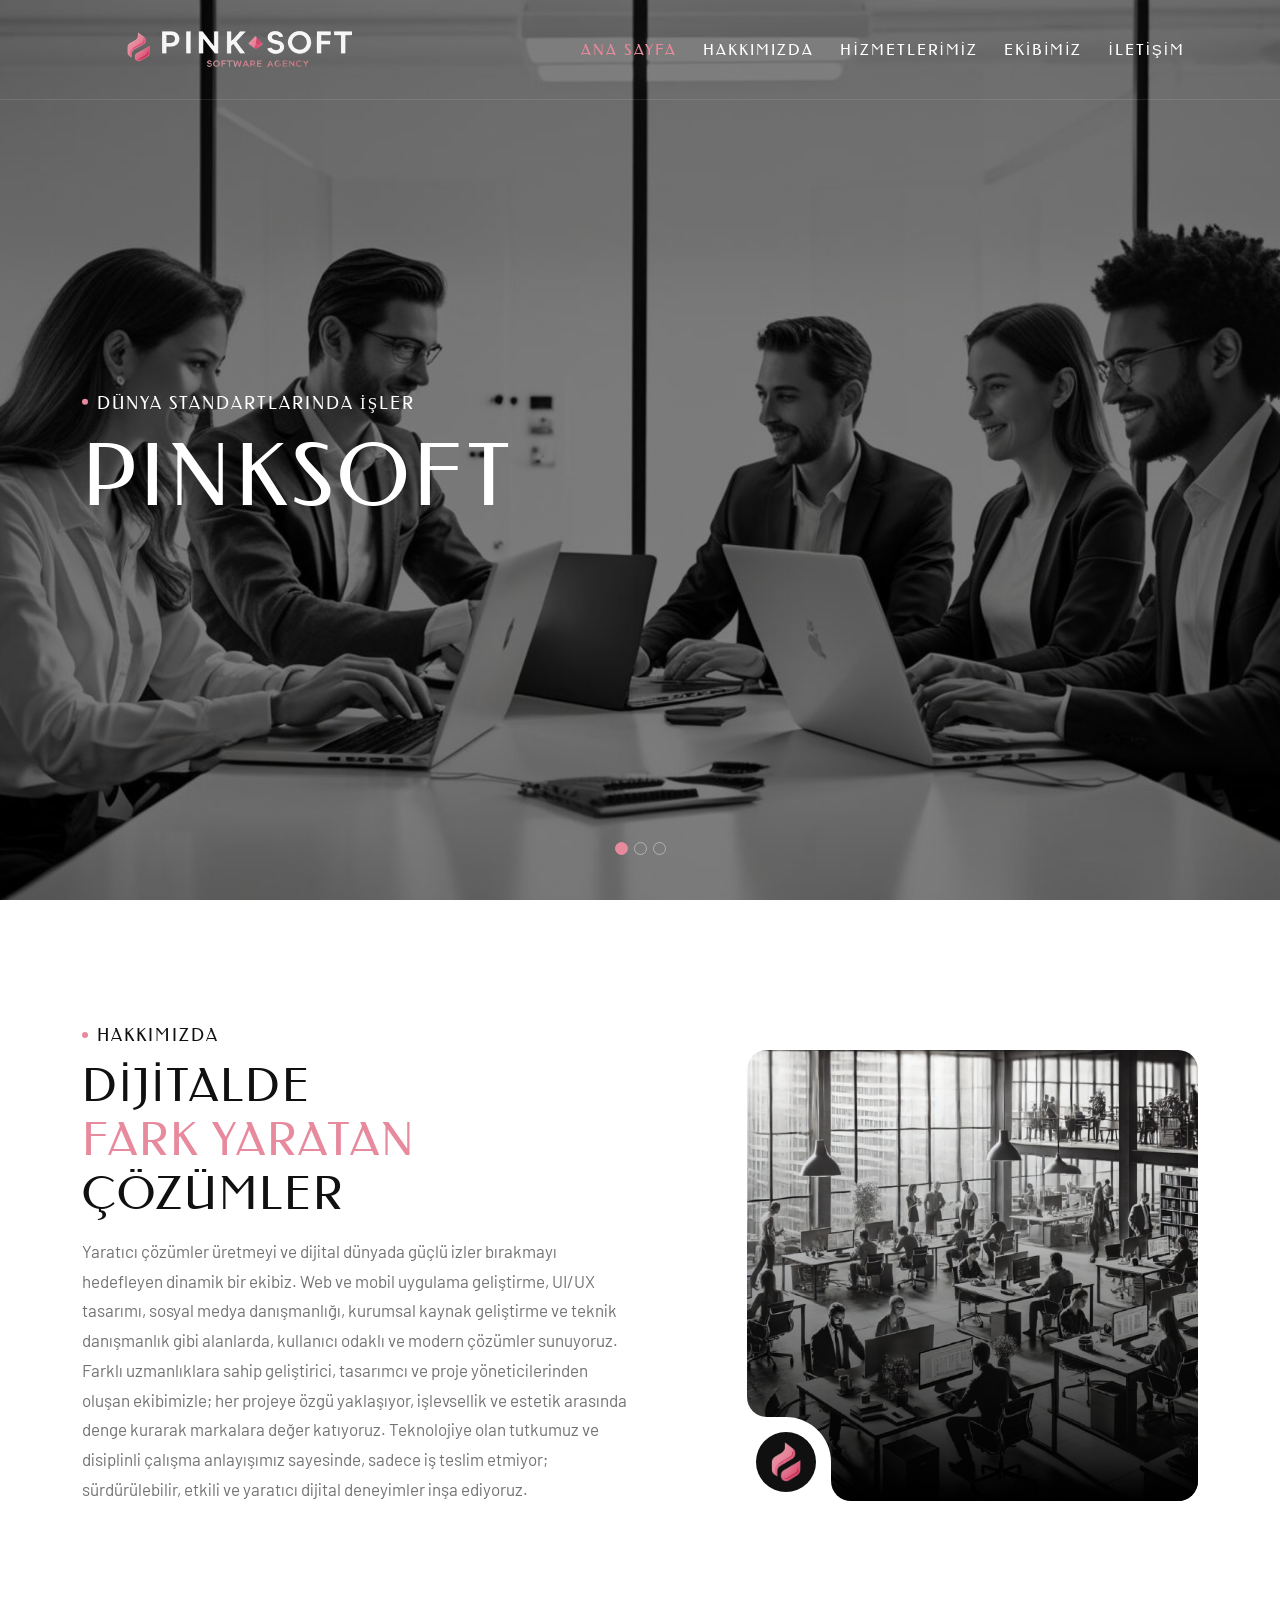
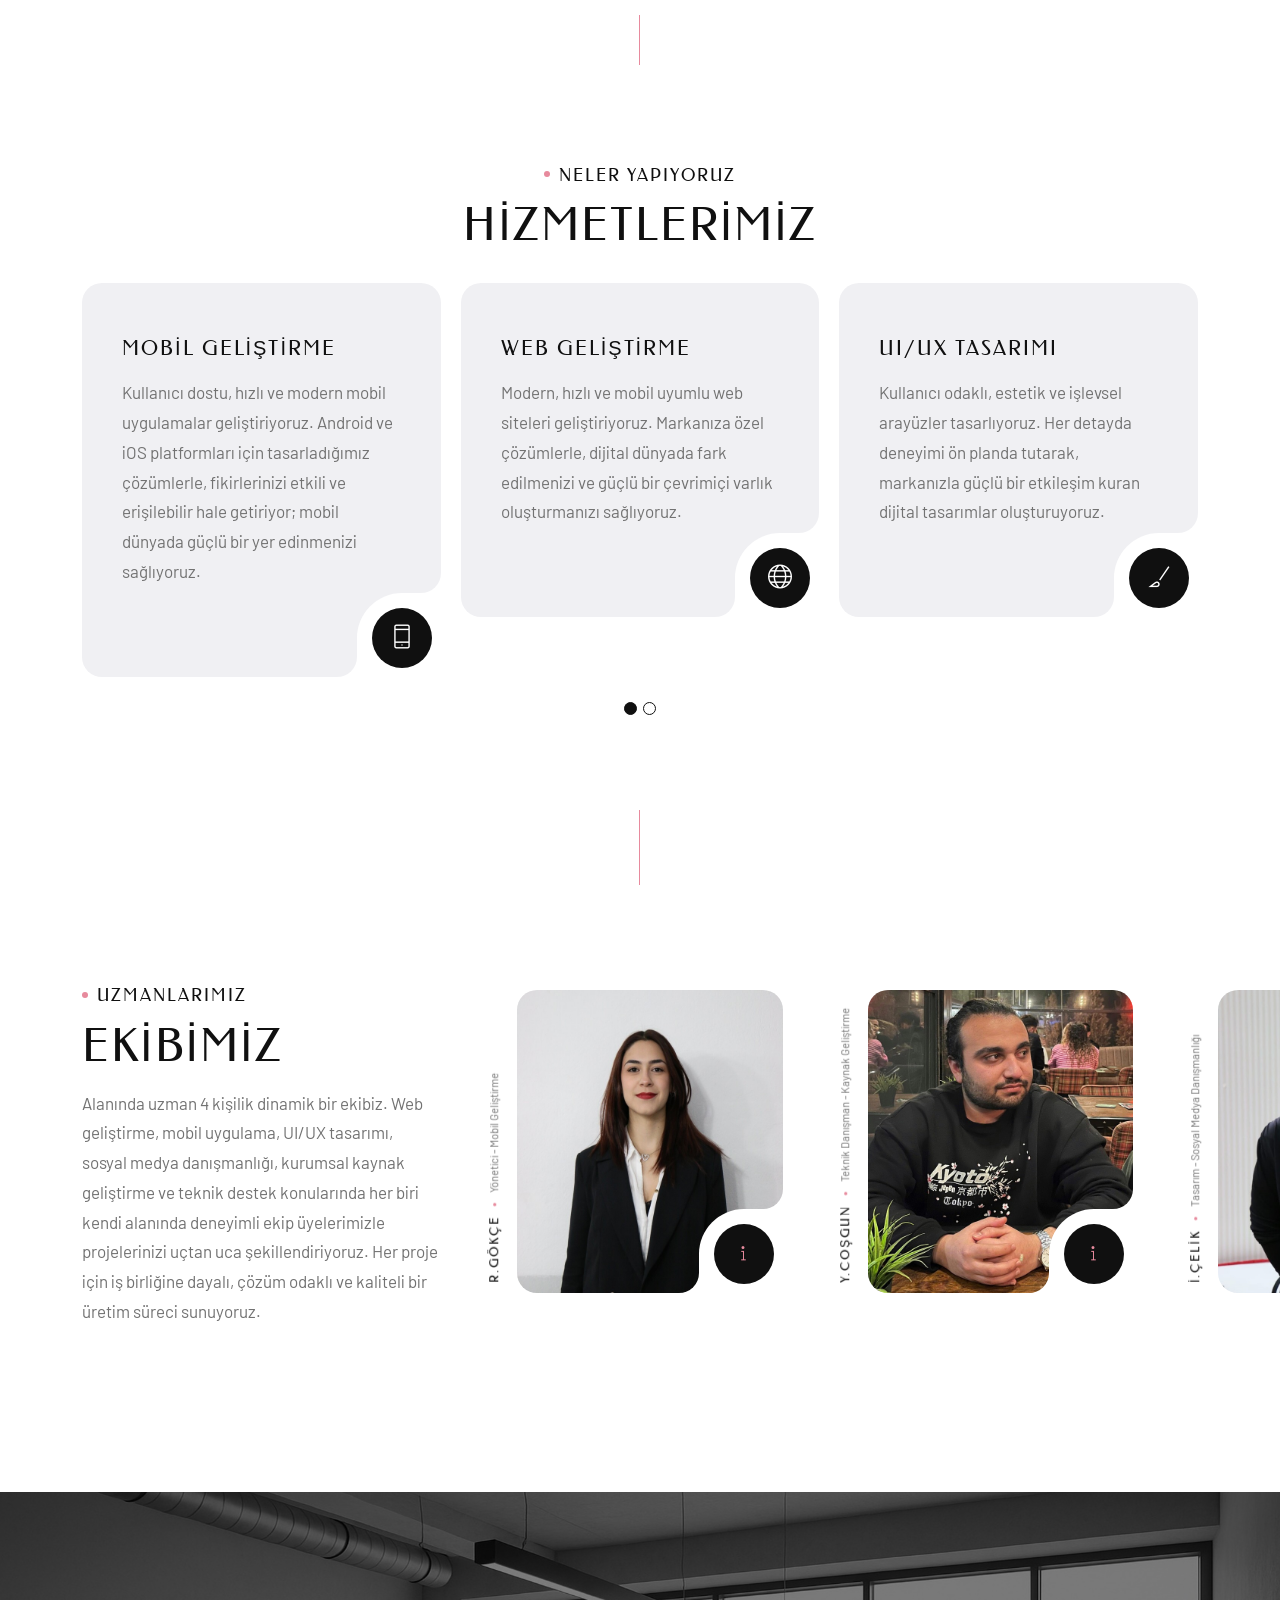
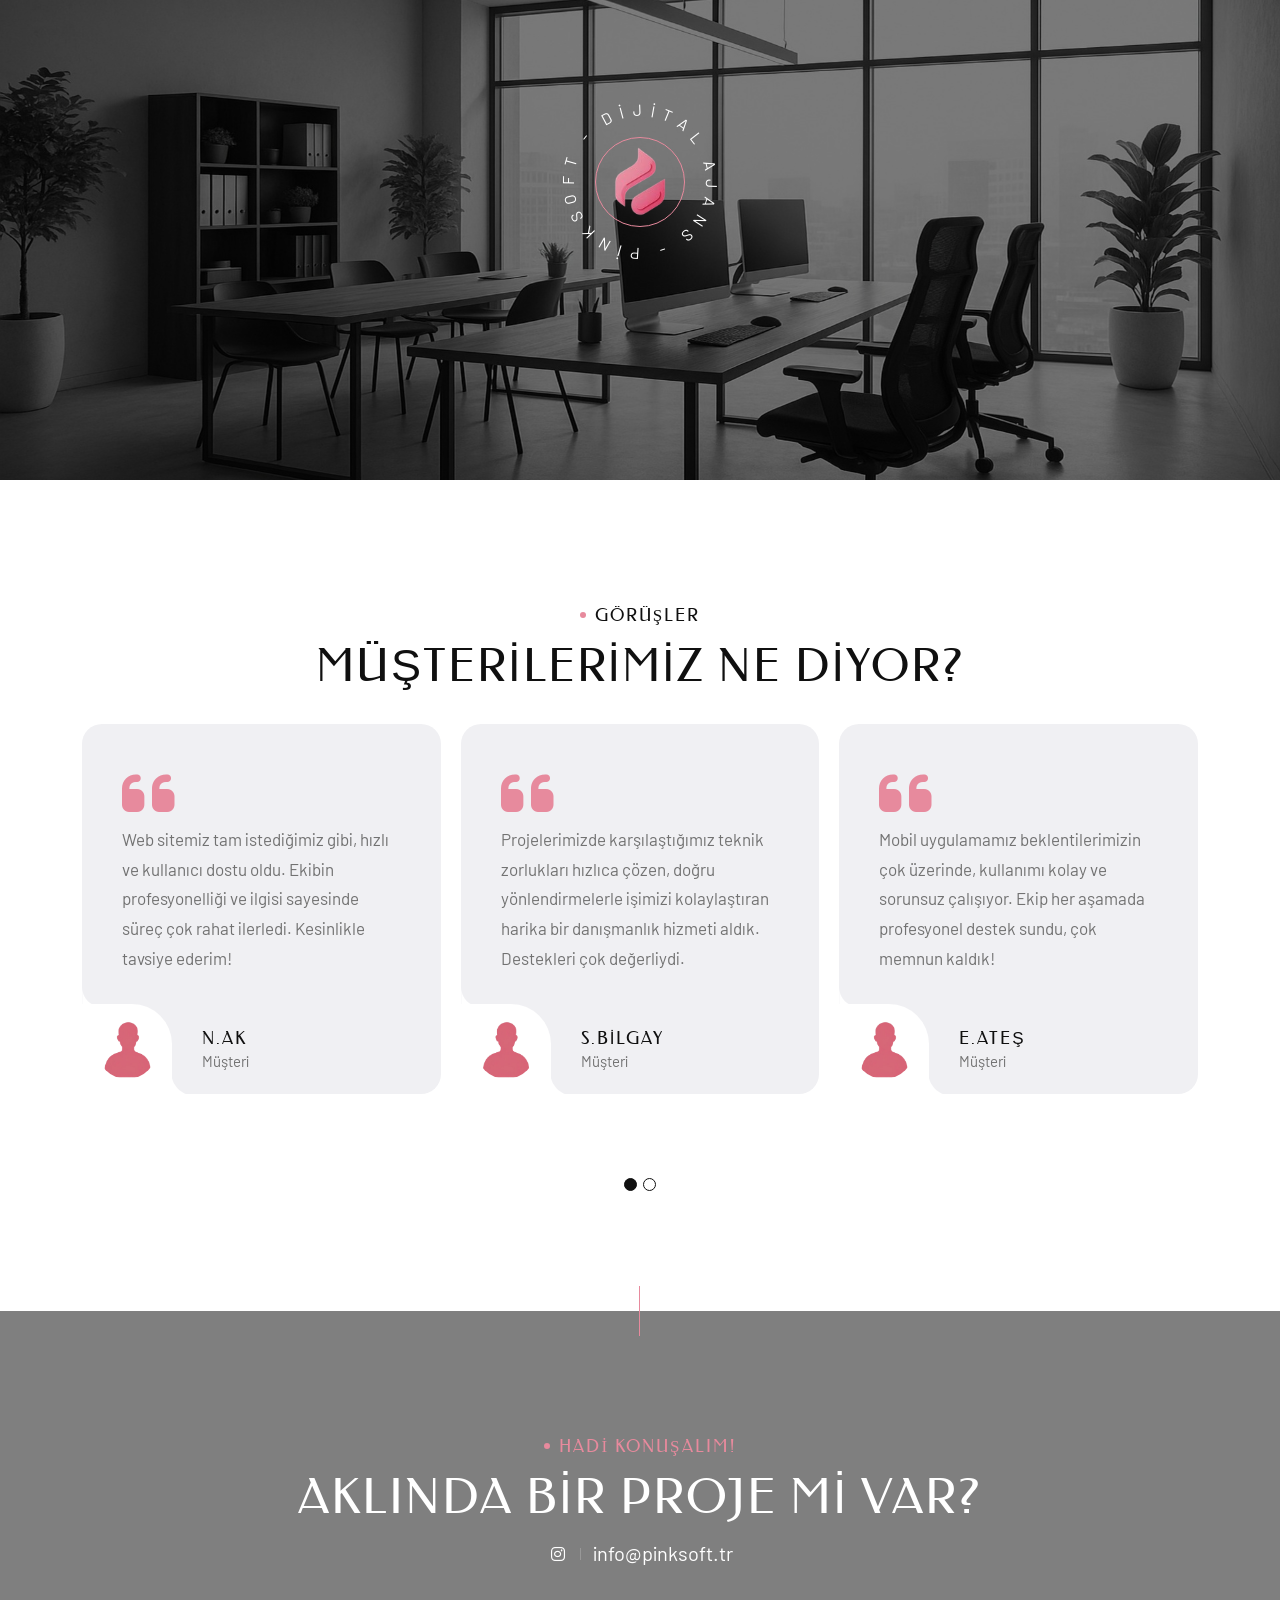
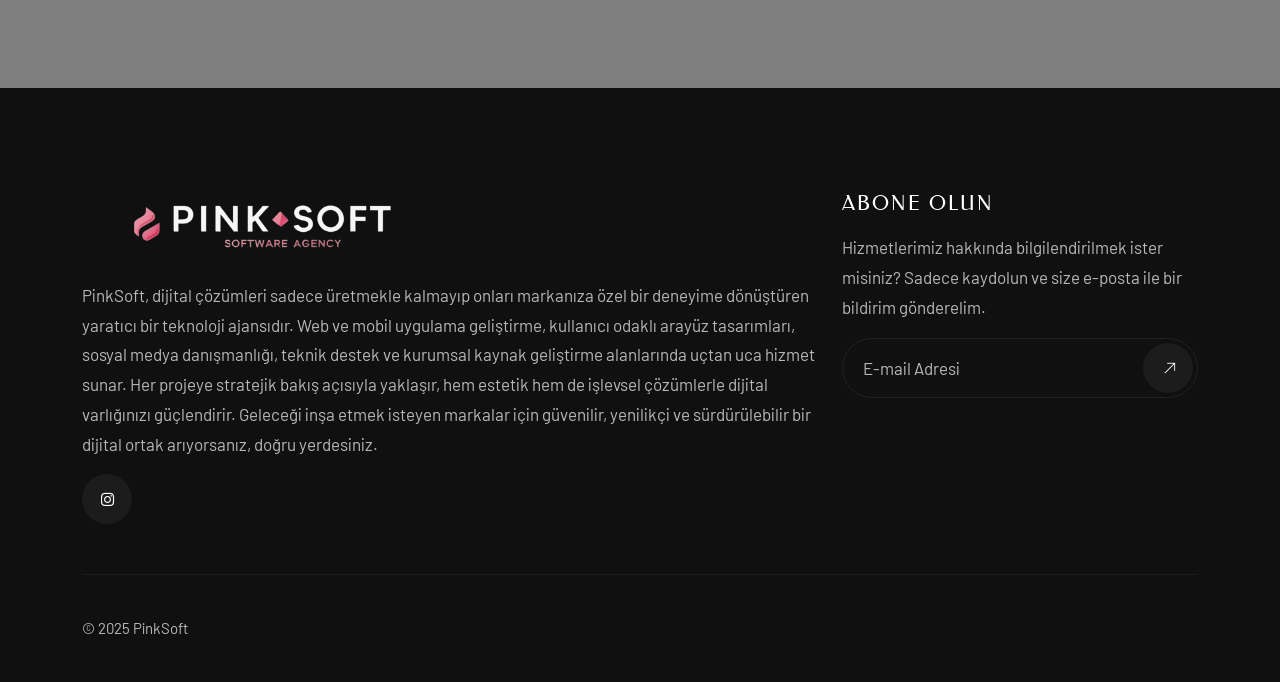
<file: index.html>
<!DOCTYPE html>
<html lang="tr">
  <head>
    <meta charset="utf-8" />
    <meta http-equiv="X-UA-Compatible" content="IE=edge" />
    <meta
      name="viewport"
      content="width=device-width, initial-scale=1, maximum-scale=1"
    />
    <!-- Meta Title -->
    <title>
      PinkSoft | Web, Mobil, UI/UX ve Sosyal Medya | Yaratıcı Dijital Ajans
    </title>
    <!-- Meta Description -->
    <meta
      name="description"
      content="PinkSoft, web geliştirme, mobil uygulama, UI/UX tasarımı, sosyal medya danışmanlığı ve teknik destek hizmetleri sunan yaratıcı dijital ajanstır."
    />
    <!-- Meta Author -->
    <meta name="author" content="PinkSoft" />
    <link rel="icon" type="image/png" href="img/favicon.png" />
    <link
      href="https://fonts.googleapis.com/css2?family=Federo&family=Barlow:wght@100..900&display=swap"
      rel="stylesheet"
    />
    <link rel="stylesheet" href="css/plugins.css" />
    <link rel="stylesheet" href="css/style.css" />
  </head>
  <body>
    <!-- Preloader -->
    <div class="preloader-bg"></div>
    <div id="preloader">
      <div id="preloader-status">
        <div class="preloader-position loader"><span></span></div>
      </div>
    </div>
    <!-- Progress scroll totop -->
    <div class="progress-wrap cursor-pointer">
      <svg
        class="progress-circle svg-content"
        width="100%"
        height="100%"
        viewBox="-1 -1 102 102"
      >
        <path d="M50,1 a49,49 0 0,1 0,98 a49,49 0 0,1 0,-98" />
      </svg>
    </div>
    <!-- Navbar -->
    <nav class="navbar navbar-expand-lg">
      <div class="container">
        <!-- Logo -->
        <div class="logo-wrapper">
          <a class="logo" href="index.html">
            <img
              src="img/logo.png"
              class="logo-img"
              alt=""
              style="width: 350px; height: auto"
            />
          </a>
        </div>
        <!-- Button -->
        <button
          class="navbar-toggler"
          type="button"
          data-bs-toggle="collapse"
          data-bs-target="#navbar"
          aria-controls="navbar"
          aria-expanded="false"
          aria-label="Toggle navigation"
        >
          <span class="navbar-toggler-icon"
            ><i class="fa-solid fa-bars"></i
          ></span>
        </button>
        <!-- Menu -->
        <div class="collapse navbar-collapse" id="navbar">
          <ul class="navbar-nav ms-auto">
            <li class="nav-item">
              <a class="nav-link active" href="#" data-scroll-nav="0"
                >ANA SAYFA</a
              >
            </li>
            <li class="nav-item">
              <a class="nav-link" href="#" data-scroll-nav="1">HAKKIMIZDA</a>
            </li>
            <li class="nav-item">
              <a class="nav-link" href="#" data-scroll-nav="2">HİZMETLERİMİZ</a>
            </li>
            <!-- <li class="nav-item">
              <a class="nav-link" href="#" data-scroll-nav="3">İŞLERİMİZ</a>
            </li> -->
            <li class="nav-item">
              <a class="nav-link" href="#" data-scroll-nav="4">EKİBİMİZ</a>
            </li>
            <li class="nav-item">
              <a class="nav-link" href="#" data-scroll-nav="7">İLETİŞİM</a>
            </li>
          </ul>
        </div>
      </div>
    </nav>
    <!-- Slider -->
    <header id="home" data-scroll-index="0" class="header slider-fade">
      <div class="owl-carousel owl-theme">
        <!-- The opacity on the image is made with "data-overlay-dark="number". You can change it using the numbers 0-9. -->
        <div
          class="item bg-img"
          data-overlay-dark="5"
          data-background="img/slider/2.jpg"
        >
          <div class="v-middle caption">
            <div class="container">
              <div class="row">
                <div class="col-lg-8 col-md-12 mt-30">
                  <h6>DÜNYA STANDARTLARINDA İŞLER</h6>
                  <h1>PINKSOFT</h1>
                </div>
              </div>
            </div>
          </div>
        </div>
        <div
          class="item bg-img"
          data-overlay-dark="5"
          data-background="img/slider/1.jpg"
        >
          <div class="v-middle caption">
            <div class="container">
              <div class="row">
                <div class="col-lg-8 col-md-12 mt-30">
                  <h6>DÜNYA STANDARTLARINDA İŞLER</h6>
                  <h1>PINKSOFT OLARAK HİZMETLERİMİZ</h1>
                </div>
              </div>
            </div>
          </div>
        </div>
        <div
          class="item bg-img"
          data-overlay-dark="5"
          data-background="img/slider/3.jpg"
        >
          <div class="v-middle caption">
            <div class="container">
              <div class="row">
                <div class="col-lg-7 col-md-12 mt-30">
                  <h6>DÜNYA STANDARTLARINDA İŞLER</h6>
                  <h1>İŞİNİZİ BÜYÜTÜN</h1>
                </div>
              </div>
            </div>
          </div>
        </div>
      </div>
    </header>
    <!-- About -->
    <section id="about" data-scroll-index="1" class="about section-padding">
      <div class="container">
        <div class="row">
          <div class="col-lg-6 col-md-12">
            <div class="content">
              <div class="section-subtitle">Hakkımızda</div>
              <div class="section-title">
                DİJİTALDE <span>Fark Yaratan </span> Çözümler
              </div>
              <p>
                Yaratıcı çözümler üretmeyi ve dijital dünyada güçlü izler
                bırakmayı hedefleyen dinamik bir ekibiz. Web ve mobil uygulama
                geliştirme, UI/UX tasarımı, sosyal medya danışmanlığı, kurumsal
                kaynak geliştirme ve teknik danışmanlık gibi alanlarda,
                kullanıcı odaklı ve modern çözümler sunuyoruz. Farklı
                uzmanlıklara sahip geliştirici, tasarımcı ve proje
                yöneticilerinden oluşan ekibimizle; her projeye özgü yaklaşıyor,
                işlevsellik ve estetik arasında denge kurarak markalara değer
                katıyoruz. Teknolojiye olan tutkumuz ve disiplinli çalışma
                anlayışımız sayesinde, sadece iş teslim etmiyor; sürdürülebilir,
                etkili ve yaratıcı dijital deneyimler inşa ediyoruz.
              </p>
              <!-- <h5 class="mb-30">PinkSoft' dan<br> fazlasıyız.</h5> -->
            </div>
          </div>
          <div class="col-lg-5 offset-lg-1 col-md-12 mt-30">
            <div class="item">
              <img src="img/about-v1.jpg" class="img-fluid" alt="" />
              <div class="bottom-fade"></div>
              <div class="icon">
                <a href="javascript:void(0);" class="vid arrow"
                  ><img src="img/favicon.png" width="30"
                /></a>
              </div>
              <div class="title">
                <h4></h4>
              </div>
            </div>
          </div>
        </div>
      </div>
    </section>
    <!-- divider line -->
    <div class="line-vr-section"></div>
    <!-- Services -->
    <section
      id="services"
      data-scroll-index="2"
      class="services section-padding"
    >
      <div class="container">
        <div class="row justify-content-center">
          <div class="col-md-12 text-center mb-20">
            <div class="section-subtitle">Neler Yapıyoruz</div>
            <div class="section-title">HİZMETLERİMİZ</div>
          </div>
        </div>
        <div class="row">
          <div class="col-md-12">
            <div class="owl-carousel owl-theme">
              <div class="item">
                <div class="text">
                  <h5>MOBİL GELİŞTİRME</h5>
                  <p>
                    Kullanıcı dostu, hızlı ve modern mobil uygulamalar
                    geliştiriyoruz. Android ve iOS platformları için
                    tasarladığımız çözümlerle, fikirlerinizi etkili ve
                    erişilebilir hale getiriyor; mobil dünyada güçlü bir yer
                    edinmenizi sağlıyoruz.
                  </p>
                </div>
                <div class="icon">
                  <a href="javascript:void(0);" class="arrow">
                    <div class="icon-w">
                      <i class="ti-mobile icon-show"></i
                      ><i class="ti-arrow-top-right icon-hidden"></i>
                    </div>
                  </a>
                </div>
              </div>
              <div class="item">
                <div class="text">
                  <h5>WEB GELİŞTİRME</h5>
                  <p>
                    Modern, hızlı ve mobil uyumlu web siteleri geliştiriyoruz.
                    Markanıza özel çözümlerle, dijital dünyada fark edilmenizi
                    ve güçlü bir çevrimiçi varlık oluşturmanızı sağlıyoruz.
                  </p>
                </div>
                <div class="icon">
                  <a href="javascript:void(0);" class="arrow">
                    <div class="icon-w">
                      <i class="ti-world icon-show"></i>
                      <i class="ti-arrow-top-right icon-hidden"></i>
                    </div>
                  </a>
                </div>
              </div>
              <div class="item">
                <div class="text">
                  <h5>UI/UX TASARIMI</h5>
                  <p>
                    Kullanıcı odaklı, estetik ve işlevsel arayüzler
                    tasarlıyoruz. Her detayda deneyimi ön planda tutarak,
                    markanızla güçlü bir etkileşim kuran dijital tasarımlar
                    oluşturuyoruz.
                  </p>
                </div>
                <div class="icon">
                  <a href="javascript:void(0);" class="arrow">
                    <div class="icon-w">
                      <i class="ti-brush icon-show"></i>
                      <i class="ti-arrow-top-right icon-hidden"></i>
                    </div>
                  </a>
                </div>
              </div>
              <div class="item">
                <div class="text">
                  <h5>SOSYAL MEDYA DANIŞMANLIĞI</h5>
                  <p>
                    Markanızın dijital kimliğini güçlendiriyor, hedef kitlenize
                    en doğru şekilde ulaşmanızı sağlıyoruz. Stratejik içerik
                    planlaması ve platformlara özel çözümlerle sosyal medyada
                    fark yaratıyoruz.
                  </p>
                </div>
                <div class="icon">
                  <a href="javascript:void(0);" class="arrow">
                    <div class="icon-w">
                      <i class="et-chat icon-show"></i>
                      <i class="ti-arrow-top-right icon-hidden"></i>
                    </div>
                  </a>
                </div>
              </div>
              <div class="item">
                <div class="text">
                  <h5>TEKNİK DANIŞMANLIK HİZMETLERİ</h5>
                  <p>
                    Projelerinizin her aşamasında yanınızdayız. Doğru teknoloji
                    seçiminden performans iyileştirmelerine kadar,
                    sürdürülebilir ve güvenilir çözümlerle teknik süreçlerinizi
                    destekliyoruz.
                  </p>
                </div>
                <div class="icon">
                  <a href="javascript:void(0);" class="arrow">
                    <div class="icon-w">
                      <i class="ti-settings icon-show"></i>
                      <i class="ti-arrow-top-right icon-hidden"></i>
                    </div>
                  </a>
                </div>
              </div>
              <div class="item">
                <div class="text">
                  <h5>KURUMSAL KAYNAK GELİŞTİRME</h5>
                  <p>
                    Kurumsal yapınızı analiz ediyor, süreçlerinizi optimize
                    edecek dijital çözümler geliştiriyoruz. Verimliliği artıran,
                    sürdürülebilir ve ihtiyaca özel sistemlerle işletmenizi
                    ileri taşıyoruz.
                  </p>
                </div>
                <div class="icon">
                  <a href="javascript:void(0);" class="arrow">
                    <div class="icon-w">
                      <i class="ti-user icon-show"></i>
                      <i class="ti-arrow-top-right icon-hidden"></i>
                    </div>
                  </a>
                </div>
              </div>
            </div>
          </div>
        </div>
      </div>
    </section>
    <!-- divider line -->
    <div class="line-vr-section"></div>
    <!-- Portfolio -->
    <!-- <div id="portfolio" data-scroll-index="3" class="portfolio-home section-padding">
        <div class="container">
            <div class="row">
                <div class="col-md-12 text-center mb-20">
                    <div class="section-subtitle">PROJELERİMİZ</div>
                    <div class="section-title">İŞLERİMİZ</div>
                </div>
            </div>
            <div class="portfolio-home-carousel owl-theme owl-carousel">
                <div class="item">
                    <div class="img"> <img src="img/works/01.jpg" alt=""> </div>
                    <div class="con opacity-1">
                        <div class="title">
                            <h6><span class="et-layers"></span> TASARIM</h6>
                            <h3>UI/UX TASARIMI</h3>
                        </div>
                        <div class="icon">
                            <a href="portfolio-details.html" class="arrow"> <i class="ti-arrow-top-right"></i> </a>
                        </div>
                    </div>
                </div>
                <div class="item">
                    <div class="img"> <img src="img/works/02.jpg" alt=""> </div>
                    <div class="con opacity-1">
                        <div class="title">
                            <h6><span class="et-layers"></span> TASARIM</h6>
                            <h3>MOBİL UYGULAMA TASARIMI</h3>
                        </div>
                        <div class="icon">
                            <a href="portfolio-details2.html" class="arrow"> <i class="ti-arrow-top-right"></i> </a>
                        </div>
                    </div>
                </div>
                <div class="item">
                    <div class="img"> <img src="img/works/03.jpg" alt=""> </div>
                    <div class="con opacity-1">
                        <div class="title">
                            <h6><span class="et-layers"></span> MARKALAŞMA</h6>
                            <h3>SOSYAL MEDYA DANIŞMANLIĞI</h3>
                        </div>
                        <div class="icon">
                            <a href="portfolio-details3.html" class="arrow"> <i class="ti-arrow-top-right"></i> </a>
                        </div>
                    </div>
                </div>
                <div class="item">
                    <div class="img"> <img src="img/works/04.jpg" alt=""> </div>
                    <div class="con opacity-1">
                        <div class="title">
                            <h6><span class="et-layers"></span> MARKALAŞMA</h6>
                            <h3>TEKNİK DANIŞMANLIK</h3>
                        </div>
                        <div class="icon">
                            <a href="portfolio-details.html" class="arrow"> <i class="ti-arrow-top-right"></i> </a>
                        </div>
                    </div>
                </div>
                <div class="item">
                    <div class="img"> <img src="img/works/05.jpg" alt=""> </div>
                    <div class="con opacity-1">
                        <div class="title">
                            <h6><span class="et-layers"></span> WEB TASARIM</h6>
                            <h3>WEB SİTE TASARIMI</h3>
                        </div>
                        <div class="icon">
                            <a href="portfolio-details.html" class="arrow"> <i class="ti-arrow-top-right"></i> </a>
                        </div>
                    </div>
                </div>
                <div class="item">
                    <div class="img"> <img src="img/works/06.jpg" alt=""> </div>
                    <div class="con opacity-1">
                        <div class="title">
                            <h6><span class="et-layers"></span> TASARIM</h6>
                            <h3>WEB TASARIM</h3>
                        </div>
                        <div class="icon">
                            <a href="portfolio-details.html" class="arrow"> <i class="ti-arrow-top-right"></i> </a>
                        </div>
                    </div>
                </div>
            </div>
        </div>
    </div> -->
    <!-- divider line -->
    <div class="line-vr-section"></div>
    <!-- Team -->
    <section id="team" data-scroll-index="4" class="team section-padding">
      <div class="container">
        <div class="row">
          <div class="col-lg-4 col-md-12 mb-30">
            <div class="section-subtitle">UZMANLARIMIZ</div>
            <div class="section-title">EKİBİMİZ</div>
            <p>
              Alanında uzman 4 kişilik dinamik bir ekibiz. Web geliştirme, mobil
              uygulama, UI/UX tasarımı, sosyal medya danışmanlığı, kurumsal
              kaynak geliştirme ve teknik destek konularında her biri kendi
              alanında deneyimli ekip üyelerimizle projelerinizi uçtan uca
              şekillendiriyoruz. Her proje için iş birliğine dayalı, çözüm
              odaklı ve kaliteli bir üretim süreci sunuyoruz.
            </p>
          </div>
          <div class="col-lg-8 col-md-12">
            <div class="team-container">
              <div class="owl-carousel owl-theme">
                <div class="item">
                  <div class="wrapper">
                    <img src="img/team/x.jpg" class="img-fluid" alt="" />
                    <div class="icon">
                      <a href="javascript:void(0);" class="arrow"
                        ><span class="ti-info"></span
                      ></a>
                    </div>
                    <div class="text">
                      <h4 class="name">R.Gökçe</h4>
                      <h6 class="position">Yönetici - Mobil Geliştirme</h6>
                    </div>
                  </div>
                </div>
                <div class="item">
                  <div class="wrapper">
                    <img src="img/team/y.jpg" class="img-fluid" alt="" />
                    <div class="icon">
                      <a href="javascript:void(0);" class="arrow"
                        ><span class="ti-info"></span
                      ></a>
                    </div>
                    <div class="text">
                      <h4 class="name">Y.Coşgun</h4>
                      <h6 class="position">
                        Teknik Danışman - Kaynak Geliştirme
                      </h6>
                    </div>
                  </div>
                </div>
                <div class="item">
                  <div class="wrapper">
                    <img src="img/team/z.jpg" class="img-fluid" alt="" />
                    <div class="icon">
                      <a href="javascript:void(0);" class="arrow"
                        ><span class="ti-info"></span
                      ></a>
                    </div>
                    <div class="text">
                      <h4 class="name">İ.Çelik</h4>
                      <h6 class="position">
                        Tasarım - Sosyal Medya Danışmanlığı
                      </h6>
                    </div>
                  </div>
                </div>
                <div class="item">
                  <div class="wrapper">
                    <img src="img/team/v.jpg" class="img-fluid" alt="" />
                    <div class="icon">
                      <a href="javascript:void(0);" class="arrow"
                        ><span class="ti-info"></span
                      ></a>
                    </div>
                    <div class="text">
                      <h4 class="name">E.Çelik</h4>
                      <h6 class="position">Web Geliştirme</h6>
                    </div>
                  </div>
                </div>
              </div>
            </div>
          </div>
        </div>
      </div>
    </section>
    <!-- Video -->
    <div
      class="video-wrapper section-padding bg-img"
      data-overlay-dark="5"
      data-background="img/slider/1.jpg"
    >
      <div class="container">
        <div class="row justify-content-center align-items-center">
          <div class="col-md-12 text-center rotatex">
            <a
              href="javascript:void(0);"
              data-lity="video"
              class="rotate-box vid"
            >
              <div class="rotate-circle rotate-text">
                <svg class="textcircle" viewBox="0 0 500 500">
                  <defs>
                    <path
                      id="textcircle"
                      d="M250,400 a150,150 0 0,1 0,-300a150,150 0 0,1 0,300Z"
                    ></path>
                  </defs>
                  <text>
                    <textPath xlink:href="#textcircle" textLength="900">
                      PinkSoft - Dijital Ajans -
                    </textPath>
                  </text>
                </svg>
              </div>
              <span class="icon">
                <img src="img/favicon.png" width="50" />
              </span>
            </a>
          </div>
        </div>
      </div>
      <!-- video text -->
      <div class="video-text"></div>
    </div>
    <!-- Testimonials -->
    <div
      id="testimonials"
      data-scroll-index="5"
      class="testimonials section-padding"
    >
      <div class="container">
        <div class="row">
          <div class="col-md-12 text-center mb-20">
            <div class="section-subtitle">GÖRÜŞLER</div>
            <div class="section-title">MÜŞTERİLERİMİZ NE DİYOR?</div>
          </div>
          <div class="col-md-12">
            <div class="owl-carousel owl-theme">
              <div class="item">
                <i class="fa-solid fa-quote-left"></i>
                <div class="text">
                  <p>
                    Web sitemiz tam istediğimiz gibi, hızlı ve kullanıcı dostu
                    oldu. Ekibin profesyonelliği ve ilgisi sayesinde süreç çok
                    rahat ilerledi. Kesinlikle tavsiye ederim!
                  </p>
                </div>
                <div class="info mt-30">
                  <div class="img-curv">
                    <div class="img">
                      <img src="img/team/usericon.png" alt="" />
                    </div>
                    <div class="shap-left-top">
                      <svg
                        viewBox="0 0 11 11"
                        fill="none"
                        xmlns="http://www.w3.org/2000/svg"
                        class="w-11 h-11"
                      >
                        <path
                          d="M11 1.54972e-06L0 0L2.38419e-07 11C1.65973e-07 4.92487 4.92487 1.62217e-06 11 1.54972e-06Z"
                          fill="#fff"
                        ></path>
                      </svg>
                    </div>
                    <div class="shap-right-bottom">
                      <svg
                        viewBox="0 0 11 11"
                        fill="none"
                        xmlns="http://www.w3.org/2000/svg"
                        class="w-11 h-11"
                      >
                        <path
                          d="M11 1.54972e-06L0 0L2.38419e-07 11C1.65973e-07 4.92487 4.92487 1.62217e-06 11 1.54972e-06Z"
                          fill="#fff"
                        ></path>
                      </svg>
                    </div>
                  </div>
                  <div class="ml-30">
                    <h6>N.AK</h6>
                    <p>Müşteri</p>
                  </div>
                </div>
              </div>
              <div class="item">
                <i class="fa-solid fa-quote-left"></i>
                <div class="text">
                  <p>
                    Projelerimizde karşılaştığımız teknik zorlukları hızlıca
                    çözen, doğru yönlendirmelerle işimizi kolaylaştıran harika
                    bir danışmanlık hizmeti aldık. Destekleri çok değerliydi.
                  </p>
                </div>
                <div class="info mt-30">
                  <div class="img-curv">
                    <div class="img">
                      <img src="img/team/usericon.png" alt="" />
                    </div>
                    <div class="shap-left-top">
                      <svg
                        viewBox="0 0 11 11"
                        fill="none"
                        xmlns="http://www.w3.org/2000/svg"
                        class="w-11 h-11"
                      >
                        <path
                          d="M11 1.54972e-06L0 0L2.38419e-07 11C1.65973e-07 4.92487 4.92487 1.62217e-06 11 1.54972e-06Z"
                          fill="#fff"
                        ></path>
                      </svg>
                    </div>
                    <div class="shap-right-bottom">
                      <svg
                        viewBox="0 0 11 11"
                        fill="none"
                        xmlns="http://www.w3.org/2000/svg"
                        class="w-11 h-11"
                      >
                        <path
                          d="M11 1.54972e-06L0 0L2.38419e-07 11C1.65973e-07 4.92487 4.92487 1.62217e-06 11 1.54972e-06Z"
                          fill="#fff"
                        ></path>
                      </svg>
                    </div>
                  </div>
                  <div class="ml-30">
                    <h6>S.BİLGAY</h6>
                    <p>Müşteri</p>
                  </div>
                </div>
              </div>
              <div class="item">
                <i class="fa-solid fa-quote-left"></i>
                <div class="text">
                  <p>
                    Mobil uygulamamız beklentilerimizin çok üzerinde, kullanımı
                    kolay ve sorunsuz çalışıyor. Ekip her aşamada profesyonel
                    destek sundu, çok memnun kaldık!
                  </p>
                </div>
                <div class="info mt-30">
                  <div class="img-curv">
                    <div class="img">
                      <img src="img/team/usericon.png" alt="" />
                    </div>
                    <div class="shap-left-top">
                      <svg
                        viewBox="0 0 11 11"
                        fill="none"
                        xmlns="http://www.w3.org/2000/svg"
                        class="w-11 h-11"
                      >
                        <path
                          d="M11 1.54972e-06L0 0L2.38419e-07 11C1.65973e-07 4.92487 4.92487 1.62217e-06 11 1.54972e-06Z"
                          fill="#fff"
                        ></path>
                      </svg>
                    </div>
                    <div class="shap-right-bottom">
                      <svg
                        viewBox="0 0 11 11"
                        fill="none"
                        xmlns="http://www.w3.org/2000/svg"
                        class="w-11 h-11"
                      >
                        <path
                          d="M11 1.54972e-06L0 0L2.38419e-07 11C1.65973e-07 4.92487 4.92487 1.62217e-06 11 1.54972e-06Z"
                          fill="#fff"
                        ></path>
                      </svg>
                    </div>
                  </div>
                  <div class="ml-30">
                    <h6>E.ATEŞ</h6>
                    <p>Müşteri</p>
                  </div>
                </div>
              </div>
              <div class="item">
                <i class="fa-solid fa-quote-left"></i>
                <div class="text">
                  <p>
                    Kullanıcı deneyimimizi ve görsel tasarımımızı tamamen
                    yeniledik. Ekip, beklentilerimizi anlayıp harika, sezgisel
                    tasarımlar ortaya koydu. İşbirliği çok keyifliydi!
                  </p>
                </div>
                <div class="info mt-30">
                  <div class="img-curv">
                    <div class="img">
                      <img src="img/team/usericon.png" alt="" />
                    </div>
                    <div class="shap-left-top">
                      <svg
                        viewBox="0 0 11 11"
                        fill="none"
                        xmlns="http://www.w3.org/2000/svg"
                        class="w-11 h-11"
                      >
                        <path
                          d="M11 1.54972e-06L0 0L2.38419e-07 11C1.65973e-07 4.92487 4.92487 1.62217e-06 11 1.54972e-06Z"
                          fill="#fff"
                        ></path>
                      </svg>
                    </div>
                    <div class="shap-right-bottom">
                      <svg
                        viewBox="0 0 11 11"
                        fill="none"
                        xmlns="http://www.w3.org/2000/svg"
                        class="w-11 h-11"
                      >
                        <path
                          d="M11 1.54972e-06L0 0L2.38419e-07 11C1.65973e-07 4.92487 4.92487 1.62217e-06 11 1.54972e-06Z"
                          fill="#fff"
                        ></path>
                      </svg>
                    </div>
                  </div>
                  <div class="ml-30">
                    <h6>C.TATLIDİL</h6>
                    <p>Müşteri</p>
                  </div>
                </div>
              </div>
              <div class="item">
                <i class="fa-solid fa-quote-left"></i>
                <div class="text">
                  <p>
                    Sosyal medya stratejimizde büyük bir dönüşüm yaşadık.
                    Profesyonel yaklaşım ve yaratıcı içeriklerle takipçi sayımız
                    ve etkileşimimiz hızlıca arttı. İş birliği çok verimliydi
                  </p>
                </div>
                <div class="info mt-30">
                  <div class="img-curv">
                    <div class="img">
                      <img src="img/team/usericon.png" alt="" />
                    </div>
                    <div class="shap-left-top">
                      <svg
                        viewBox="0 0 11 11"
                        fill="none"
                        xmlns="http://www.w3.org/2000/svg"
                        class="w-11 h-11"
                      >
                        <path
                          d="M11 1.54972e-06L0 0L2.38419e-07 11C1.65973e-07 4.92487 4.92487 1.62217e-06 11 1.54972e-06Z"
                          fill="#fff"
                        ></path>
                      </svg>
                    </div>
                    <div class="shap-right-bottom">
                      <svg
                        viewBox="0 0 11 11"
                        fill="none"
                        xmlns="http://www.w3.org/2000/svg"
                        class="w-11 h-11"
                      >
                        <path
                          d="M11 1.54972e-06L0 0L2.38419e-07 11C1.65973e-07 4.92487 4.92487 1.62217e-06 11 1.54972e-06Z"
                          fill="#fff"
                        ></path>
                      </svg>
                    </div>
                  </div>
                  <div class="ml-30">
                    <h6>İ.KAYMAZ</h6>
                    <p>Müşteri</p>
                  </div>
                </div>
              </div>
              <div class="item">
                <i class="fa-solid fa-quote-left"></i>
                <div class="text">
                  <p>
                    İş süreçlerimizi daha verimli ve organize hale getiren
                    harika bir çözüm süreci yaşadık. İhtiyacımıza özel
                    geliştirilen sistemle hem zamandan kazandık hem ekibimizin
                    iş yükü azaldı. Profesyonel ve çözüm odaklı bir yaklaşımdı.
                  </p>
                </div>
                <div class="info mt-30">
                  <div class="img-curv">
                    <div class="img">
                      <img src="img/team/usericon.png" alt="" />
                    </div>
                    <div class="shap-left-top">
                      <svg
                        viewBox="0 0 11 11"
                        fill="none"
                        xmlns="http://www.w3.org/2000/svg"
                        class="w-11 h-11"
                      >
                        <path
                          d="M11 1.54972e-06L0 0L2.38419e-07 11C1.65973e-07 4.92487 4.92487 1.62217e-06 11 1.54972e-06Z"
                          fill="#fff"
                        ></path>
                      </svg>
                    </div>
                    <div class="shap-right-bottom">
                      <svg
                        viewBox="0 0 11 11"
                        fill="none"
                        xmlns="http://www.w3.org/2000/svg"
                        class="w-11 h-11"
                      >
                        <path
                          d="M11 1.54972e-06L0 0L2.38419e-07 11C1.65973e-07 4.92487 4.92487 1.62217e-06 11 1.54972e-06Z"
                          fill="#fff"
                        ></path>
                      </svg>
                    </div>
                  </div>
                  <div class="ml-30">
                    <h6>İ.KEFELİ</h6>
                    <p>Müşteri</p>
                  </div>
                </div>
              </div>
            </div>
          </div>
        </div>
      </div>
    </div>
    <!-- divider line -->
    <div class="line-vr-section"></div>
    <!-- Lets Talk -->
    <div id="contact" data-scroll-index="7" class="lets-talk">
      <div
        class="background bg-img bg-fixed section-padding"
        data-overlay-dark="5"
        data-background="img/slider/4.jpg"
      >
        <div class="container">
          <div class="row">
            <div class="col-md-12 text-center">
              <div class="section-subtitle">HADİ KONUŞALIM!</div>
              <div class="section-title">AKLINDA BİR PROJE Mİ VAR?</div>
              <div class="wrap">
                <div class="social">
                  <a href="#" class="icon">
                    <i class="fa-brands fa-instagram"></i>
                  </a>
                </div>
                <div class="dv"></div>
                <a href="mailto:info@pinksoft.tr">info@pinksoft.tr</a>
              </div>
            </div>
          </div>
        </div>
      </div>
    </div>
    <!-- Footer -->
    <footer class="footer">
      <div class="container">
        <!-- top -->
        <div class="top">
          <div class="row">
            <div class="col-md-8 mb-30">
              <div class="item">
                <div class="logo">
                  <img
                    src="img/logo.png"
                    alt=""
                    style="width: 400px; height: auto"
                  />
                </div>
                <p>
                  PinkSoft, dijital çözümleri sadece üretmekle kalmayıp onları
                  markanıza özel bir deneyime dönüştüren yaratıcı bir teknoloji
                  ajansıdır. Web ve mobil uygulama geliştirme, kullanıcı odaklı
                  arayüz tasarımları, sosyal medya danışmanlığı, teknik destek
                  ve kurumsal kaynak geliştirme alanlarında uçtan uca hizmet
                  sunar. Her projeye stratejik bakış açısıyla yaklaşır, hem
                  estetik hem de işlevsel çözümlerle dijital varlığınızı
                  güçlendirir. Geleceği inşa etmek isteyen markalar için
                  güvenilir, yenilikçi ve sürdürülebilir bir dijital ortak
                  arıyorsanız, doğru yerdesiniz.
                </p>
                <div class="social-icons">
                  <ul class="list-inline">
                    <li>
                      <a href="javascript:void(0);"
                        ><i class="fa-brands fa-instagram"></i
                      ></a>
                    </li>
                  </ul>
                </div>
              </div>
            </div>
            <div class="col-md-4 mb-30">
              <div class="item">
                <h3>Abone Olun</h3>
                <p>
                  Hizmetlerimiz hakkında bilgilendirilmek ister misiniz? Sadece
                  kaydolun ve size e-posta ile bir bildirim gönderelim.
                </p>
                <div class="newsletter">
                  <form action="#">
                    <input type="email" placeholder="E-mail Adresi" required />
                    <button type="submit">
                      <i class="ti-arrow-top-right"></i>
                    </button>
                  </form>
                </div>
              </div>
            </div>
          </div>
        </div>
        <!-- bottom -->
        <div class="bottom">
          <div class="row">
            <div class="col-md-12">
              <p class="mb-0">&copy; 2025 PinkSoft</p>
            </div>
          </div>
        </div>
      </div>
    </footer>
    <!-- jQuery -->
    <script src="js/jquery-3.7.1.min.js"></script>
    <script src="js/jquery-migrate-3.4.1.min.js"></script>
    <script src="js/modernizr-2.6.2.min.js"></script>
    <script src="js/imagesloaded.pkgd.min.js"></script>
    <script src="js/jquery.isotope.v3.0.2.js"></script>
    <script src="js/popper.min.js"></script>
    <script src="js/bootstrap.min.js"></script>
    <script src="js/scrollIt.min.js"></script>
    <script src="js/jquery.waypoints.min.js"></script>
    <script src="js/owl.carousel.min.js"></script>
    <script src="js/jquery.stellar.min.js"></script>
    <script src="js/jquery.magnific-popup.js"></script>
    <script src="js/YouTubePopUp.js"></script>
    <script src="js/custom.js"></script>
  </body>
</html>
</file>
<file: css/style.css>
/* -----------------------------------------

01. Typography style
02. Preloader style
03. Owl-Theme Custom style
04. Section style
05. Navbar style
06. Header style
07. Slider Fade & Slider style
08. Parallax Header style
09. Kenburns SlideShow style
10. Video Background style
11. Banner Header style
12. About style
13. Services style
14. Services 2 style
15. Services 3 style
16. Service Details style
17. Portfolio Home style
18. Portfolio style
19. Portfolio Details style
20. Team style
21. Team-Single style
22. Price style
23. FAQs style
24. Clients style
25. Testimonials style
26. Image Gallery style
27. Video Gallery style
28. Video Popup style
29. Blog style
30. Blog 2 style
31. Post style
32. Contact style
33. Contact Box style
34. 404 style
35. Button style
36. Footer style
37. toTop Button style
38. Modal Form & Popup style
39. Responsive style
40. Overlay Effect Bg Image style

----------------------------------------- */

/* ======= Typography style ======= */
html,
body {
    -moz-osx-font-smoothing: grayscale;
    -webkit-font-smoothing: antialiased;
    -moz-font-smoothing: antialiased;
    font-smoothing: antialiased;
}
* {
    margin: 0;
    padding: 0;
    -webkit-box-sizing: border-box;
    box-sizing: border-box;
    outline: none;
    list-style: none;
    word-wrap: break-word;
}
body {
    font-family: "Barlow", sans-serif;
    font-size: 17px;
    font-weight: 400;
    line-height: 1.75em;
    color: #727272;
    overflow-x: hidden !important;
}
p {
    font-family: "Barlow", sans-serif;
    font-size: 17px;
    font-weight: 400;
    line-height: 1.75em;
    color: #727272;
    margin-bottom: 15px;
}
h1 {
    font-size: 55px;
}
h2 {
    font-size: 45px;
}
h3 {
    font-size: 40px;
}
h4 {
    font-size: 27px;
}
h5 {
    font-size: 20px;
}
h6 {
    font-size: 17px;
}
h1,
h2,
h3,
h4,
h5,
h6 {
    font-family: "Federo", sans-serif;
    font-weight: 400;
    line-height: 1.5em;
    margin: 0 0 15px 0;
    color: #fff;
}
img {
    width: 100%;
    height: auto;
    -webkit-transition: all 0.5s;
    -o-transition: all 0.5s;
    transition: all 0.5s;
}
span,
a,
a:hover {
    display: inline-block;
    text-decoration: none;
    color: inherit;
}
b {
    font-weight: 400;
    color: #fff;
}
/* text field */
button,
input,
optgroup,
select,
textarea {
    font-family: "Barlow", sans-serif;
}
input[type="password"]:focus,
input[type="email"]:focus,
input[type="text"]:focus,
input[type="file"]:focus,
input[type="radio"]:focus,
input[type="checkbox"]:focus,
textarea:focus {
    outline: none;
}
input[type="password"],
input[type="email"],
input[type="text"],
input[type="file"],
textarea {
    max-width: 100%;
    margin-bottom: 15px;
    padding: 18.5px 20px;
    height: auto;
    background-color: #f0f0f3;
    -webkit-box-shadow: none;
    box-shadow: none;
    display: block;
    width: 100%;
    line-height: 1.5em;
    font-family: "Barlow", sans-serif;
    font-size: 17px;
    font-weight: 400;
    color: #727272;
    background-image: none;
    border: none;
    border-radius: 30px;
}
input[type="submit"],
input[type="reset"],
input[type="button"],
button {
    text-shadow: none;
    -webkit-box-shadow: none;
    box-shadow: none;
    line-height: 1.75em;
    -webkit-transition: background-color .15s ease-out;
    transition: background-color .15s ease-out;
    background: #fff;
    border: none;
}
input[type="submit"]:hover,
input[type="reset"]:hover,
input[type="button"]:hover,
button:hover {
    color: #727272;
    border: none;
}
select {
    padding: 10px;
    border-radius: 5px;
}
textarea:focus,
textarea:active,
textarea::placeholder {
    color: #727272;
}
table,
th,
tr,
td {
    border: 0px solid #727272;
}
th,
tr,
td {
    padding: 10px;
}
input[type="radio"],
input[type="checkbox"] {
    display: inline;
}
/* submit and alert success  */
input[type="submit"] {
    display: inline-block;
    height: auto;
    padding: 19px 35px;
    border: none;
    border-radius: 0;
    background-color: #e78a9d;
    -webkit-transition: border-color 400ms ease, color 400ms ease, background-color 400ms ease;
    transition: border-color 400ms ease, color 400ms ease, background-color 400ms ease;
    color: #000;
    line-height: 20px;
    font-weight: 400;
    text-align: center;
    font-size: 17px;
    border-radius: 30px;
}
input[type="submit"]:hover {
    border: none;
    background-color: #101010;
    color: #fff;
}
/* placeholder */
::-webkit-input-placeholder {
    color: #727272;
    font-family: "Barlow", sans-serif;
    font-size: 17px;
    font-weight: 400;
}
:-moz-placeholder {
    color: #727272;
}
::-moz-placeholder {
    color: #727272;
    opacity: 1;
}
:-ms-input-placeholder {
    color: #727272;
}
/* Important */
.bg-position-top {
    background-position: top;
}
.bg-position-center {
    background-position: center;
}
.bg-position-bottom {
    background-position: bottom;
}
.o-hidden {
    overflow: hidden;
}
.position-re {
    position: relative;
}
.full-width {
    width: 100%;
}
.bg-img {
    background-size: cover;
    background-repeat: no-repeat;
}
.bg-fixed {
    background-attachment: fixed;
}
.bg-white {
    background-color: #fff;
}
.bg-drkgray {
    background-color: #101010;
}
.bg-drk {
    background-color: #000;
}
.txt-dark {
    color: #fff;
}
.pattern {
    background-repeat: repeat;
    background-size: auto;
}
.bold {
    font-weight: 400;
}
.count {
    font-family: "Barlow", sans-serif;
}
.valign {
    display: -webkit-box;
    display: -ms-flexbox;
    display: flex;
    -webkit-box-align: center;
    -ms-flex-align: center;
    align-items: center;
}
.v-middle {
    position: absolute;
    width: 100%;
    top: 50%;
    /*    left: 0;*/
    -webkit-transform: translate(0%, -50%);
    transform: translate(0%, -50%);
    z-index: 9;
}
.v-middle2 {
    position: absolute;
    width: 100%;
    top: 50%;
    left: 0;
    -webkit-transform: translate(0%, -50%);
    transform: translate(0%, -50%);
}
.v-bottom {
    position: absolute;
    width: 100%;
    bottom: 5%;
    left: 0;
    -webkit-transform: translate(0%, -5%);
    transform: translate(0%, -5%);
    z-index: 9;
}
.js .animate-box {
    opacity: 0;
}
:root {
    scroll-behavior: auto;
}
.position-relative {
    position: relative !important;
}
.bp-bottom {
    background-position: bottom;
}
.bp-top {
    background-position: top;
}
.bp-center {
    background-position: center;
}
.icon-bg {
    background: #fff !important;
}
.br-20 {
    border-radius: 20px;
}
.brtl-20 {
    border-top-left-radius: 20px;
}
.brtr-20 {
    border-top-right-radius: 20px;
}
.brbl-20 {
    border-bottom-left-radius: 20px;
}
.brbr-20 {
    border-bottom-right-radius: 20px;
}
hr {
    margin-top: 5px;
    margin-bottom: 15px;
    border: 0;
}
.mt-15 {
    margin-top: 15px !important;
}
.mt-20 {
    margin-top: 20px !important;
}
.mt-30 {
    margin-top: 30px !important;
}
.mt-45 {
    margin-top: 45px !important;
}
.mt-60 {
    margin-top: 60px !important;
}
.mt-90 {
    margin-top: 90px !important;
}
.mt--120 {
    margin-top: -120px !important;
}
.mb-0 {
    margin-bottom: 0 !important;
}
.mb-15 {
    margin-bottom: 15px !important;
}
.mb-20 {
    margin-bottom: 15px !important;
}
.mb-25 {
    margin-bottom: 25px !important;
}
.mb-30 {
    margin-bottom: 30px !important;
}
.mb-40 {
    margin-bottom: 40px !important;
}
.mb-45 {
    margin-bottom: 45px !important;
}
.mb-60 {
    margin-bottom: 60px !important;
}
.mb-90 {
    margin-bottom: 90px !important;
}
.mb-120 {
    margin-bottom: 120px !important;
}
.pt-60 {
    padding-top: 60px !important;
}
.pb-0 {
    padding-bottom: 0 !important;
}
.no-padding {
    padding: 0 !important;
}
.ml-30 {
    margin-left: 30px !important;
}
.mr-10 {
    margin-right: 10px !important;
}
.mr-15 {
    margin-right: 15px !important;
}
.br-20 {
    border-radius: 20px;
}
.brtleft-20 {
    border-top-left-radius: 20px;
}
.brtlright-20 {
    border-top-right-radius: 20px;
}
.brbleft-20 {
    border-bottom-left-radius: 20px;
}
.brtbright-20 {
    border-bottom-right-radius: 20px;
}
/* list */
.list {
    position: relative;
    display: block;
}
.list li {
    position: relative;
    display: flex;
    align-items: center;
}
.list li + li {
    margin-top: 10px;
}
.list-icon {
    display: grid;
    width: 40px;
    height: 40px;
    line-height: 40px;
    background: #f0f0f3;
    border-radius: 100%;
    text-align: center;
    align-items: center;
}
.list-icon span {
    font-size: 12px;
    color: #101010;
}
.list-text {
    margin-left: 15px;
}
.list-text p {
    font-size: 17px;
    margin: 0;
    color: #727272;
}
/* vertical line */
.line-vr-section {
    position: relative;
    margin: -25px auto;
    border: 0;
    border-left: 1px solid;
    border-color: #e78a9d;
    width: 2px;
    height: 50px;
    z-index: 10;
    opacity: 1;
}
/* breadcrumb */
.breadcrumb a {
    color: #e78a9d;
}
.breadcrumb-item + .breadcrumb-item::before {
    color: rgba(255, 255, 255, 0.5);
}
.breadcrumb-item.active {
    color: #fff;
}
/* bottom fade */
.bottom-fade {
    width: 100%;
    top: 0.5px;
    height: 100%;
    float: left;
    position: absolute;
    background: linear-gradient(to top, #000 0%, rgba(0,0,0, 0.738) 19%, rgba(0,0,0, 0.541) 34%, rgba(0,0,0, 0.382) 47%, rgba(0,0,0, 0.278) 56.5%, rgba(0,0,0, 0.194) 65%, rgba(0,0,0, 0.126) 73%, rgba(0,0,0, 0.075) 80.2%, rgba(0,0,0, 0.042) 86.1%, rgba(0,0,0, 0.021) 91%, rgba(0,0,0, 0.008) 95.2%, rgba(0,0,0, 0.002) 98.2%, transparent 100%);
    z-index: 0;
    border-radius: 20px 20px 0 20px;
}

.feather-shadow {
    mask-image: linear-gradient(to right,transparent 0,#000 20%,#000 80%,transparent 100%);
    -webkit-mask-image: linear-gradient(to right,transparent 0,#000 20%,#000 80%,transparent 100%);
}
.feather-shadow2 {
    mask-image: linear-gradient(to right,transparent 18%,#000 22%,#000 78%,transparent 82%);
    -webkit-mask-image: linear-gradient(to right,transparent 18%,#000 22%,#000 78%,transparent 82%);
}


/* ======= Preloader style ======= */
.preloader-bg,
#preloader {
    position: fixed;
    width: 100%;
    height: 100%;
    overflow: hidden;
    background: #fff;
    z-index: 10000009;
}
#preloader {
    display: table;
    table-layout: fixed;
}
#preloader-status {
    display: table-cell;
    vertical-align: middle;
}
.preloader-position {
    position: relative;
    margin: 0 auto;
    text-align: center;
    -webkit-box-sizing: border-box;
    -moz-box-sizing: border-box;
    -ms-box-sizing: border-box;
    -o-box-sizing: border-box;
    box-sizing: border-box;
}
.loader {
    position: relative;
    width: 70px;
    height: 70px;
    left: 50%;
    top: auto;
    margin-left: -22px;
    margin-top: 1px;
    -webkit-animation: rotate 1s infinite linear;
    -moz-animation: rotate 1s infinite linear;
    -ms-animation: rotate 1s infinite linear;
    -o-animation: rotate 1s infinite linear;
    animation: rotate 1s infinite linear;
    border: 1px solid rgba(0,0,0, 0.07);
    -webkit-border-radius: 50%;
    -moz-border-radius: 50%;
    -ms-border-radius: 50%;
    -o-border-radius: 50%;
    border-radius: 50%;
}
.loader span {
    position: absolute;
    width: 70px;
    height: 70px;
    top: -1px;
    left: -1px;
    border: 1px solid transparent;
    border-top: 1px solid #e78a9d;
    -webkit-border-radius: 50%;
    -moz-border-radius: 50%;
    -ms-border-radius: 50%;
    -o-border-radius: 50%;
    border-radius: 50%;
}
@-webkit-keyframes rotate {
    0% {
        -webkit-transform: rotate(0deg);
    }
    100% {
        -webkit-transform: rotate(360deg);
    }
}
@keyframes rotate {
    0% {
        transform: rotate(0deg);
    }
    100% {
        transform: rotate(360deg);
    }
}


/* ======= Owl-Theme Custom style ======= */
.owl-theme .owl-nav.disabled + .owl-dots {
    margin-top: 10px;
    line-height: .7;
    display: block;
}
.owl-theme .owl-dots .owl-dot span {
    width: 13px;
    height: 13px;
    margin: 0 3px;
    border-radius: 50%;
    background: transparent;
    border: 1px solid #101010;
}
.owl-theme .owl-dots .owl-dot.active span,
.owl-theme .owl-dots .owl-dot:hover span {
    background: #101010;
    border: 1px solid #101010;
}
.owl-carousel .owl-nav button.owl-next,
.owl-carousel .owl-nav button.owl-prev,
.owl-carousel button.owl-dot {
    outline: none;
}
.owl-theme .owl-dots .owl-dot {
    display: inline-block;
    zoom: 1;
    background: transparent;
}
/* owl-nav next and prev */
.owl-nav {
    position: absolute;
    bottom: 5%;
    right: 12%;
}
.owl-prev {
    float: left;
}
.owl-next {
    float: right;
}
/* owl-theme owl-nav */
.owl-theme .owl-nav {
    position: absolute !important;
    top: 45% !important;
    bottom: auto !important;
    width: 100%
}
.owl-theme .owl-nav {
    position: relative;
    position: absolute;
    bottom: 0;
    left: 50%;
    -webkit-transform: translateX(-50%);
    -ms-transform: translateX(-50%);
    transform: translateX(-50%);
}
.owl-theme .owl-prev,
.owl-theme .owl-prev {
    left: 10px !important
}
.owl-theme .owl-next {
    right: 10px !important
}
.owl-theme .owl-prev > span,
.owl-theme .owl-next > span {
    position: absolute;
    line-height: 0;
    top: 50%;
    left: 50%;
    -webkit-transform: translate(-50%, -50%);
    -ms-transform: translate(-50%, -50%);
    transform: translate(-50%, -50%)
}
.owl-theme .owl-nav [class*=owl-] {
    width: 50px;
    height: 50px;
    line-height: 50px;
    background: transparent;
    border-radius: 0;
    color: #fff;
    font-size: 10px;
    margin-right: 30px;
    margin-left: 30px;
    cursor: pointer;
    border: 1px solid rgba(255, 255, 255, 0.7);
    transition: all 0.2s ease-in-out;
    transform: scale(1.0);
    border-radius: 100%;
}
.owl-theme .owl-nav [class*=owl-]:hover {
    background: #fff;
    border: 1px solid #fff;
    color: #000;
}
.owl-theme .owl-nav {
    top: 35% !important;
}
.owl-theme .owl-nav [class*=owl-] {
    opacity: 0;
}
.owl-theme:hover .owl-nav [class*=owl-] {
    opacity: 1;
}


/* ======= Section style ======= */
.section-padding {
    padding: 120px 0;
}
.section-title {
    font-size: 45px;
    font-family: "Federo", sans-serif;
    color: #101010;
    position: relative;
    margin-bottom: 15px;
    line-height: 1.2em;
    font-weight: 400;
    letter-spacing: 2px;
    text-transform: uppercase;
}
[data-overlay-dark] .section-title span,
.section-title span {
    color: #e78a9d;
}
.section-title.white {
    color: #fff;
}
.section-title.black {
    color: #000;
}
.section-subtitle {
    position: relative;
    font-family: "Federo", serif;
    font-weight: 400;
    color: #101010;
    font-size: 17px;
    letter-spacing: 2px;
    margin-bottom: 10px;
    display: flex;
    display: inline-flex;
    align-items: center;
    padding-left: 15px;
    text-transform: uppercase;
}
.section-subtitle:after {
    content: '';
    width: 6px;
    height: 6px;
    background: #e78a9d;
    position: absolute;
    left: 0px;
    top: 40%;
    border-radius: 100%;
}
.section-subtitle.icon-white:after {
    background: #fff;
}
.section-subtitle.text-white {
    color: #fff;
}
@media screen and (max-width: 991px) {
    .section-title {
        font-size: 36px;
    }
}


/* ======= Navbar style ======= */
.navbar {
    position: absolute;
    left: 0;
    top: 0;
    width: 100%;
    background: transparent;
    z-index: 99;
    padding-right: 0;
    padding-left: 0;
    padding-top: 0;
    padding-bottom: 0;
    height: 100px;
    border: none;
    border-bottom: 1px solid rgba(255, 255, 255, 0.1);
}
.navbar .container {
    border: none;
}
.nav-scroll .container {
    border: none;
}
.navbar-toggler-icon {
    background-image: none;
}
.navbar .navbar-toggler-icon,
.navbar .icon-bar {
    color: #fff;
}
.navbar .navbar-nav .nav-link {
    font-family: "Federo", sans-serif;
    font-weight: 400;
    font-size: 15px;
    color: #fff;
    margin: 1px;
    -webkit-transition: all .4s;
    transition: all .4s;
    padding-right: 12px;
    padding-left: 12px;
    letter-spacing: 2px;
    text-transform: uppercase;
}
.navbar .navbar-nav .nav-link.nav-color {
    color: #fff;
}
.navbar .navbar-nav .nav-link:hover {
    color: #e78a9d;
}
.navbar .navbar-nav .nav-link:hover i {
    color: #e78a9d;
}
.navbar .navbar-nav .active {
    color: #e78a9d !important;
}
.navbar .navbar-nav .active i {
    color: #e78a9d;
}
.nav-scroll {
    background: #fff;
    padding: 0 0 0 0;
    position: fixed;
    top: -85px;
    left: 0;
    width: 100%;
    -webkit-transition: -webkit-transform .5s;
    transition: -webkit-transform .5s;
    transition: transform .5s;
    transition: transform .5s, -webkit-transform .5s;
    -webkit-transform: translateY(85px);
    transform: translateY(85px);
    border: none;
    -webkit-box-shadow: 0px 5px 15px rgb(15 36 84 / 5%);
    box-shadow: 0px 5px 15px rgb(15 36 84 / 5%);
    height: 85px;
}
.nav-scroll .navbar-toggler-icon,
.nav-scroll .icon-bar {
    color: #101010;
}
.nav-scroll .navbar-nav .nav-link {
    color: #101010;
}
.nav-scroll .navbar-nav .active {
    color: #e78a9d;
}
.nav-scroll .navbar-nav .logo {
    padding: 15px 0;
    color: #fff;
}
.nav-scroll .logo-img {
    width: 150px;
}
.nav-scroll .logo-img {
    margin-bottom: 0px;
}
.nav-scroll .logo-wrapper .logo h2 {
    display: block;
    width: 100%;
    position: relative;
    color: #fff;
    margin-bottom: 0;
    padding: 0;
}
.nav-scroll .logo-wrapper .logo span {
    color: #e78a9d;
}
.nav-scroll .logo-wrapper {}
.logo-wrapper {
    float: left;
}
.logo-wrapper .logo h2 {
    font-size: 30px;
    display: block;
    width: 100%;
    position: relative;
    color: #fff;
    margin-bottom: 0;
    padding: 0;
    line-height: 1.25em;
}
.logo-wrapper .logo h2 span {
    color: #e78a9d;
}
.logo {
    padding: 0;
}
.logo-img {
    width: 150px;
    text-align: center;
}
.dropdown .nav-link i {
    padding-left: 0px;
    font-size: 9px;
    color: #fff;
}
.nav-scroll .dropdown .nav-link i {
    color: #727272;
}
.nav-scroll .navbar-nav .active i {
    color: #e78a9d;
}
.navbar .dropdown-menu .dropdown-item {
    padding: 9px 0;
    font-family: "Barlow", sans-serif;
    font-size: 17px;
    font-weight: 400;
    color: #101010;
    position: relative;
    background-color: transparent;
    -webkit-transition: all .4s;
    -o-transition: all .4s;
    transition: all .4s;
}
.navbar .dropdown-menu .dropdown-item span {
    display: block;
    cursor: pointer;
}
.navbar .dropdown-menu .dropdown-item i {
    padding: 13px 0 0 5px;
    font-size: 9px;
    float: right;
    color: #727272;
}
.navbar .dropdown-menu .dropdown-item.active i {
    color: #e78a9d;
}
.navbar .dropdown-menu .dropdown:hover > .dropdown-item,
.navbar .dropdown-menu .dropdown-item.active,
.navbar .dropdown-menu .dropdown-item:hover {
    color: #e78a9d;
}
.navbar .dropdown-toggle::after {
    display: none;
}
.navbar .dropdown-menu {
    box-shadow: 0 16px 50px rgb(27 27 27 / 7%);
}
.navbar .dropdown-menu li:last-child {
    border-bottom: none;
}
/* li hover */
.navbar .dropdown-menu li {
    position: relative;
    display: block;
    -webkit-transition: all 500ms ease;
    transition: all 500ms ease;
    border-bottom: 1px solid rgba(255, 255, 255, 0.02);
}
.navbar .dropdown-menu li:hover {
    padding-left: 5px;
}
.navbar .dropdown-menu .dropdown-menu.pull-left {
    top: 0;
    left: auto;
    right: 100%;
}
/* navbar-right */
.navbar .navbar-right {
    position: relative;
    display: flex;
    align-items: center;
}
.navbar .navbar-right .wrap {
    position: relative;
    display: flex;
    align-items: center;
    z-index: 5;
    margin-left: 20px;
}
.navbar .navbar-right .wrap .icon {
    position: relative;
    display: flex;
    align-items: center;
    justify-content: center;
    height: 40px;
    width: 40px;
    background-color: transparent;
    border-radius: 50%;
    font-size: 17px;
    color: #fff;
    -webkit-transition: all 500ms ease;
    transition: all 500ms ease;
    border: 1px solid rgba(255, 255, 255, 0.3);
}
.nav-scroll .navbar-right .wrap .icon {
    color: #fff;
}
.navbar .navbar-right .wrap .text {
    margin-left: 5px;
    top: 0;
    position: relative;
}
.navbar .navbar-right .wrap .text p {
    font-size: 12px;
    line-height: 11px;
    color: #fff;
    margin-bottom: 4px;
}
.navbar .navbar-right .wrap .text h5 {
    font-family: "Barlow", sans-serif;
    font-size: 17px;
    font-weight: 400;
    color: #fff;
    margin-bottom: 0;
}
.navbar .navbar-right .wrap .text h5 a {
    color: #fff;
    -webkit-transition: all 500ms ease;
    transition: all 500ms ease;
}
.navbar .navbar-right .wrap .text h5 a:hover {
    color: #e78a9d;
}
.nav-scroll .navbar-right .wrap .text p,
.nav-scroll .navbar-right .wrap .text h5,
.nav-scroll .navbar-right .wrap .text h5 a {
    color: #fff;
}
/* Navbar Media Query */
@media screen and (min-width: 992px) {
    .navbar .dropdown-menu {
        display: block;
        opacity: 0;
        visibility: hidden;
        -webkit-transform: translateY(20px);
        transform: translateY(20px);
        width: 200px;
        padding: 20px;
        border-radius: 15px;
        border: 0;
        background-color: #fff;
        -webkit-transition: all .3s;
        transition: all .3s;
    }
    .navbar .dropdown-menu .dropdown-menu {
        left: calc(100% + 5px);
        top: -20px;
        right: auto;
        min-width: 200px;
        transform: translateY(0);
        background-color: #fff;
    }
    .navbar .dropdown:hover > .dropdown-menu {
        opacity: 1;
        visibility: visible;
        transform: translateY(0);
    }
}
@media screen and (max-width: 991px) {
    .navbar {
        padding-left: 0px;
        padding-right: 0px;
        background: transparent;
        padding-top: 0px;
        padding-bottom: 0px;
        height: 100px;
        border: none;
    }
    .nav-scroll {
        background: #fff;
    }
    .logo-wrapper {
        float: left;
        padding: 35px 15px;
    }
    .nav-scroll .logo-wrapper {
        padding: 34px 15px;
        background-color: transparent;
    }
    .nav-scroll .logo-img {
        width: 150px;
    }
    .navbar .logo {
        text-align: left;
        margin-left: 0px;
    }
    .nav-scroll .logo {}
    .logo-img {
        margin-bottom: 0px;
        width: 150px;
        padding: 0;
    }
    .navbar button {
        margin-right: 0px;
        outline: none !important;
        background: transparent;
        margin-top: 10px;
        border: none;
    }
    .navbar button:hover {
        background: transparent;
    }
    .navbar button:active,
    .navbar button:focus,
    .navbar button:hover {
        background: transparent;
        outline: none;
        color: transparent !important;
    }
    .navbar .container {
        max-width: 100%;
        padding: 0;
    }
    .navbar .nav-link {
        margin: 0px auto !important;
    }
    .navbar .navbar-nav .nav-link {
        color: #101010;
    }
    .nav-scroll .navbar-collapse .nav-link {
        color: #101010 !important;
    }
    .nav-scroll .navbar-collapse .active {
        color: #e78a9d !important;
    }
    .navbar .dropdown-menu .dropdown-item {
        color: #101010;
        padding: 0 15px;
        font-size: 17px;
        line-height: 40px;
    }
    .navbar .dropdown-menu .dropdown-item.dropdown-toggle {
        font-weight: 400;
    }
    .navbar .dropdown-submenu .dropdown-toggle::after {
        right: 15px;
        font-size: 10px;
    }
    .navbar .dropdown-submenu:hover > .dropdown-toggle::after {
        transform: rotate(0deg);
    }
    .navbar .dropdown-submenu .dropdown-toggle.show::after {
        transform: rotate(90deg);
    }
    .navbar .dropdown-menu {
        border: none;
        padding: 0;
        border-radius: 0;
        margin: 0;
        background: #fff;
        box-shadow: none;
    }
    .navbar .dropdown-submenu .dropdown-menu {
        margin: 0;
        padding: 0 0 0 20px;
    }
    .navbar .dropdown-menu li a {
        padding: 0 15px;
    }
    .navbar .navbar-nav .nav-link {
        padding-right: 0px;
        padding-left: 0px;
    }
    .navbar .navbar-nav {
        padding: 20px;
    }
    .navbar .navbar-collapse {
        max-height: 450px;
        overflow: auto;
        background: #fff;
        text-align: left;
    }
    .dropdown .nav-link i {
        color: rgba(0,0,0, 0.5);
    }
    .nav-scroll .dropdown .nav-link i {
        color: rgba(0,0,0, 0.5);
    }
    .nav-scroll .dropdown .nav-link.active i {
        color: #e78a9d;
    }
    .navbar .dropdown-menu .dropdown-item i {
        color: #101010;
    }
    .navbar .navbar-right {
        display: none;
    }
}


/* ======= Header style ======= */
.header {
    height: 100vh;
    overflow: hidden;
}
.header .caption .o-hidden {
    display: inline-block;
}
.header .caption[data-overlay-dark] h6,
.header .caption h6 {
    position: relative;
    font-family: "Federo", serif;
    font-weight: 400;
    color: #fff;
    font-size: 17px;
    letter-spacing: 2px;
    margin-bottom: 10px;
    display: flex;
    display: inline-flex;
    align-items: center;
    padding-left: 15px;
    text-transform: uppercase;
}
.header .caption[data-overlay-dark] h6:after,
.header .caption h6:after {
    content: '';
    width: 6px;
    height: 6px;
    background: #e78a9d;
    position: absolute;
    left: 0px;
    top: 36%;
    border-radius: 100%;
}
.header .caption[data-overlay-dark] h6.icon-white:after,
.header .caption h6.icon-white:after {
    background: #fff;
}
.header .caption[data-overlay-dark] h6.text-white .header .caption h6.text-white {
    color: #fff;
}
.header .caption h1 {
    position: relative;
    font-size: 85px;
    letter-spacing: 4px;
    color: #fff;
    line-height: 1.2em;
    -webkit-animation-delay: .4s;
    animation-delay: .4s;
    text-transform: uppercase;
}
.header .caption h1 span {
    color: #e78a9d;
}
.header .caption p {
    position: relative;
    padding-left: 70px;
    margin-left: 5px;
    position: relative;
    color: rgba(255, 255, 255, 0.9);
    -webkit-animation-delay: .6s;
    animation-delay: .6s;
    font-size: 17px;
}
.header .caption p:after {
    content: '';
    position: absolute;
    left: 0;
    top: 15px;
    background: #fff;
    width: 40px;
    height: 1px;
}
.header .caption .button-1,
.header .caption .button-2,
.header .caption .button-3,
.header .caption .button-4 {
    -webkit-animation-delay: .8s;
    animation-delay: .8s;
    margin-right: 15px;
    margin-bottom: 15px;
}
@media screen and (max-width: 991px) {
    .header .caption h1 {
        font-size: 36px;
    }
    .header .caption p {
        font-size: 17px;
    }
}


/* ======= Slider Fade & Slider style ======= */
.slider-fade .owl-item,
.slider .owl-item {
    height: 100vh;
    position: relative;
}
.slider-fade .item,
.slider .item {
    position: absolute;
    top: 0;
    left: 0;
    height: 100%;
    width: 100%;
    background-size: cover;
    background-position: center;
}
.slider-fade .item .caption,
.slider .item .caption {
    z-index: 9;
    position: relative;
    top: 50%;
    -webkit-transform: translate(0%, -50%);
    transform: translate(0%, -50%);
}
/* owl-theme owl-dots */
.slider-fade .owl-theme .owl-dots,
.slider .owl-theme .owl-dots {
    position: absolute;
    bottom: 4vh;
    width: 100%;
}
.slider-fade .owl-theme .owl-dots .owl-dot span,
.slider .owl-theme .owl-dots .owl-dot span {
    border: 1px solid rgba(255, 255, 255, 0.4);
}
.slider-fade .owl-theme .owl-dots .owl-dot.active span,
.slider-fade .owl-theme .owl-dots .owl-dot:hover span,
.slider .owl-theme .owl-dots .owl-dot.active span,
.slider .owl-theme .owl-dots .owl-dot:hover span {
    background: #e78a9d;
    border: 1px solid #e78a9d;
}
/* owl-theme owl-nav */
.slider-fade .owl-theme .owl-nav,
.slider .owl-theme .owl-nav {
    position: absolute !important;
    top: 45% !important;
    bottom: auto !important;
    width: 100%
}
.slider-fade .owl-theme .owl-nav,
.slider .owl-theme .owl-nav {
    position: relative;
    position: absolute;
    bottom: 0;
    left: 50%;
    -webkit-transform: translateX(-50%);
    -ms-transform: translateX(-50%);
    transform: translateX(-50%);
}
.slider-fade .owl-theme .owl-prev,
.slider-fade .owl-theme .owl-prev,
.slider .owl-theme .owl-prev,
.slider .owl-theme .owl-prev {
    left: 10px !important
}
.slider-fade .owl-theme .owl-next,
.slider .owl-theme .owl-next {
    right: 10px !important
}
.slider-fade .owl-theme .owl-prev > span,
.slider-fade .owl-theme .owl-next > span,
.slider .owl-theme .owl-prev > span,
.slider .owl-theme .owl-next > span {
    position: absolute;
    line-height: 0;
    top: 50%;
    left: 50%;
    -webkit-transform: translate(-50%, -50%);
    -ms-transform: translate(-50%, -50%);
    transform: translate(-50%, -50%)
}
.slider-fade .owl-theme .owl-nav [class*=owl-],
.slider .owl-theme .owl-nav [class*=owl-] {
    width: 55px;
    height: 55px;
    line-height: 48px;
    background: transparent;
    border-radius: 100%;
    color: #fff;
    font-size: 15px;
    margin-right: 30px;
    margin-left: 30px;
    cursor: pointer;
    border: 1px solid rgba(255, 255, 255, 0.3);
    transition: all 0.2s ease-in-out;
    transform: scale(1.0);
}
.slider-fade .owl-theme .owl-nav [class*=owl-]:hover,
.slider .owl-theme .owl-nav [class*=owl-]:hover {
    background: transparent;
    border: 1px solid #fff;
    color: #fff;
}
.slider-fade .owl-theme .owl-nav,
.slider .owl-theme .owl-nav {
    top: 45% !important;
}
.slider-fade .owl-theme .owl-nav [class*=owl-],
.slider .owl-theme .owl-nav [class*=owl-] {
    opacity: 0;
}
.slider-fade .owl-theme:hover .owl-nav [class*=owl-],
.slider .owl-theme:hover .owl-nav [class*=owl-] {
    opacity: 1;
}
@media screen and (max-width: 991px) {
    .slider-fade .owl-theme .owl-nav,
    .slider .owl-theme .owl-nav {
        display: none;
    }
}


/* ======= Parallax Header style ======= */
.parallax-header {
    height: 100vh;
    background-position: center;
}
.parallax-header.full-height {
    height: 100vh;
    background-position: center;
}
.parallax-header[data-overlay-dark] h6,
.parallax-header h6 {
    position: relative;
    font-family: "Federo", serif;
    font-weight: 400;
    color: #fff;
    font-size: 17px;
    letter-spacing: 2px;
    margin-bottom: 10px;
    display: flex;
    display: inline-flex;
    align-items: center;
    padding-left: 15px;
    text-transform: uppercase;
}
.parallax-header[data-overlay-dark] h6:after,
.parallax-header h6:after {
    content: '';
    width: 6px;
    height: 6px;
    background: #e78a9d;
    position: absolute;
    left: 0px;
    top: 36%;
    border-radius: 100%;
}
.parallax-header[data-overlay-dark] h6.icon-white:after,
.parallax-header h6.icon-white:after {
    background: #fff;
}
.parallax-header[data-overlay-dark] h6.text-white .parallax-header h6.text-white {
    color: #fff;
}
.parallax-header[data-overlay-dark] h1,
.parallax-header h1 {
    position: relative;
    font-size: 85px;
    letter-spacing: 4px;
    color: #fff;
    line-height: 1.2em;
    -webkit-animation-delay: .4s;
    animation-delay: .4s;
    text-transform: uppercase;
}
.parallax-header[data-overlay-dark] h1 span,
.parallax-header h1 span {
    color: #e78a9d;
}
.parallax-header[data-overlay-dark] p,
.parallax-header p {
    position: relative;
    padding-left: 70px;
    margin-left: 5px;
    position: relative;
    color: rgba(255, 255, 255, 0.9);
    -webkit-animation-delay: .6s;
    animation-delay: .6s;
    font-size: 17px;
}
.parallax-header[data-overlay-dark] p:after,
.parallax-header p:after {
    content: '';
    position: absolute;
    left: 0;
    top: 15px;
    background: #fff;
    width: 40px;
    height: 1px;
}
@media screen and (max-width: 991px) {
    .parallax-header[data-overlay-dark] h1,
    .parallax-header h1 {
        font-size: 40px;
    }
    .parallax-header[data-overlay-dark] p,
    .parallax-header p {
        font-size: 17px;
    }
}


/* ===== Kenburns SlideShow style ===== */
.kenburns-section {
    z-index: 1;
    display: -webkit-box;
    display: -ms-flexbox;
    display: flex;
    overflow: hidden;
    position: relative;
    -webkit-box-align: center;
    -ms-flex-align: center;
    align-items: center;
    background-size: cover;
    background-position: center center;
    background-repeat: no-repeat;
    height: 100vh;
}
.kenburns-section::after {
    content: "";
    position: absolute;
    left: 0;
    top: 0;
    width: 100%;
    height: 100%;
    z-index: -5;
    background: #fff;
}
.kenburns-inner {
    position: relative;
    z-index: 15;
}
.kenburns-inner .caption {
    position: relative;
}
.kenburns-inner .caption[data-overlay-dark] h6,
.kenburns-inner .caption h6 {
    position: relative;
    font-family: "Federo", serif;
    font-weight: 400;
    color: #fff;
    font-size: 17px;
    letter-spacing: 2px;
    margin-bottom: 10px;
    display: flex;
    display: inline-flex;
    align-items: center;
    padding-left: 15px;
    text-transform: uppercase;
}
.kenburns-inner .caption[data-overlay-dark] h6:after,
.kenburns-inner .caption h6:after {
    content: '';
    width: 6px;
    height: 6px;
    background: #e78a9d;
    position: absolute;
    left: 0px;
    top: 36%;
    border-radius: 100%;
}
.kenburns-inner .caption[data-overlay-dark] h6.icon-white:after,
.kenburns-inner .caption h6.icon-white:after {
    background: #fff;
}
.kenburns-inner .caption[data-overlay-dark] h6.text-white .kenburns-inner .captions h6.text-white {
    color: #fff;
}
.kenburns-inner .caption h1 {
    position: relative;
    font-size: 85px;
    letter-spacing: 4px;
    color: #fff;
    line-height: 1.2em;
    -webkit-animation-delay: .4s;
    animation-delay: .4s;
    text-transform: uppercase;
}
.kenburns-inner .caption h1 span {
    color: #e78a9d;
}
.kenburns-inner .caption p {
    position: relative;
    padding-left: 70px;
    margin-left: 5px;
    position: relative;
    color: rgba(255, 255, 255, 0.9);
    -webkit-animation-delay: .6s;
    animation-delay: .6s;
    font-size: 17px;
}
.kenburns-inner .caption p:after {
    content: '';
    position: absolute;
    left: 0;
    top: 15px;
    background: #fff;
    width: 40px;
    height: 1px;
}
#kenburnsSliderContainer .vegas-overlay {
    outline: none;
}
@media screen and (max-width: 991px) {
    .kenburns-inner .caption h1 {
        font-size: 40px;
    }
}


/* =======  Video Background style  ======= */
.video-fullscreen-wrap {
    position: relative;
    height: 100vh;
    overflow: hidden;
}
.video-fullscreen-video {
    height: 100vh;
}
.video-fullscreen-wrap video {
    width: 100vw;
    min-width: 100%;
    height: 100vh;
    -o-object-fit: cover;
    object-fit: cover;
}
.video-fullscreen-wrap .video-fullscreen-inner {
    position: absolute;
    top: 0;
    bottom: 0;
    left: 0;
    right: 0;
    display: flex;
    flex-direction: column;
    justify-content: center;
    align-items: center;
}
.position-relative {
    position: relative !important;
}
.video-fullscreen-wrap[data-overlay-dark] h6,
.video-fullscreen-wrap h6 {
    position: relative;
    font-family: "Federo", serif;
    font-weight: 400;
    color: #fff;
    font-size: 17px;
    letter-spacing: 2px;
    margin-bottom: 10px;
    display: flex;
    display: inline-flex;
    align-items: center;
    padding-left: 15px;
    text-transform: uppercase;
}
.video-fullscreen-wrap[data-overlay-dark] h6:after,
.video-fullscreen-wrap h6:after {
    content: '';
    width: 6px;
    height: 6px;
    background: #e78a9d;
    position: absolute;
    left: 0px;
    top: 36%;
    border-radius: 100%;
}
.video-fullscreen-wrap[data-overlay-dark] h6.icon-white:after,
.video-fullscreen-wrap h6.icon-white:after {
    background: #fff;
}
.video-fullscreen-wrap[data-overlay-dark] h6.text-white .video-fullscreen-wrap h6.text-white {
    color: #fff;
}
.video-fullscreen-wrap[data-overlay-dark] h1,
.video-fullscreen-wrap h1 {
    position: relative;
    font-size: 85px;
    letter-spacing: 4px;
    color: #fff;
    line-height: 1.2em;
    -webkit-animation-delay: .4s;
    animation-delay: .4s;
    text-transform: uppercase;
}
.video-fullscreen-wrap[data-overlay-dark] h1 span,
.video-fullscreen-wrap h1 span {
    color: #e78a9d;
}
.video-fullscreen-wrap[data-overlay-dark] p,
.video-fullscreen-wrap p {
    position: relative;
    padding-left: 70px;
    margin-left: 5px;
    position: relative;
    color: rgba(255, 255, 255, 0.9);
    -webkit-animation-delay: .6s;
    animation-delay: .6s;
    font-size: 17px;
}
.video-fullscreen-wrap[data-overlay-dark] p:after,
.video-fullscreen-wrap p:after {
    content: '';
    position: absolute;
    left: 0;
    top: 15px;
    background: #fff;
    width: 40px;
    height: 1px;
}
@media screen and (max-width: 991px) {
    .video-fullscreen-wrap h1 {
        font-size: 40px;
    }
}


/* ======= Banner Header style ======= */
.banner-header {
    height: 60vh;
    background-position: center;
}
.banner-header.middle-height {
    height: 80vh;
}
.banner-header.full-height {
    height: 100vh;
}
.banner-header[data-overlay-dark] h6,
.banner-header h6 {
    position: relative;
    font-family: "Federo", serif;
    font-weight: 400;
    color: #fff;
    font-size: 17px;
    letter-spacing: 2px;
    margin-bottom: 10px;
    display: flex;
    display: inline-flex;
    align-items: center;
    padding-left: 15px;
    text-transform: uppercase;
}
.banner-header[data-overlay-dark] h6:after,
.banner-header h6:after {
    content: '';
    width: 6px;
    height: 6px;
    background: #e78a9d;
    position: absolute;
    left: 0px;
    top: 36%;
    border-radius: 100%;
}
.banner-header[data-overlay-dark] h6.icon-white:after,
.banner-header h6.icon-white:after {
    background: #fff;
}
.banner-header[data-overlay-dark] h6.text-white .header .caption h6.text-white {
    color: #fff;
}
.banner-header h1 {
    font-size: 48px;
    color: #fff;
    position: relative;
    line-height: 1.25em;
    margin-bottom: 0;
    text-transform: uppercase;
    letter-spacing: 4px;
}
.banner-header h1 span {
    color: #e78a9d;
}
.banner-header h2 {
    font-size: 40px;
    color: #fff;
    position: relative;
    line-height: 1.25em;
    margin-bottom: 0;
    text-transform: uppercase;
    letter-spacing: 2px;
}
.banner-header h2 span {
    color: #e78a9d;
}
.banner-header p,
.banner-header[data-overlay-dark] p {
    font-size: 17px;
    font-weight: 400;
    margin-bottom: 0;
    color: #fff;
    -webkit-animation-delay: 1s;
    animation-delay: 1s;
}
/* author & date */
.banner-header .author .avatar {
    width: 30px;
    height: 30px;
    overflow: hidden;
    border-radius: 50%;
    margin-right: 5px;
}
.banner-header .post {
    margin-top: 20px;
}
.banner-header .post div {
    display: inline-block;
}
.banner-header .post .author {
    margin-right: 20px;
    font-size: 17px;
}
.banner-header .post .date-comment {
    position: relative;
    font-size: 16px;
    color: #fff;
    margin-right: 20px
}
.banner-header .post .date-comment i {
    color: #e78a9d;
    font-size: 17px;
    margin-right: 5px;
}
.banner-header .post .date-comment:last-of-type {
    margin-right: 0px;
}
@media screen and (max-width: 991px) {
    .banner-header h1 {
        font-size: 36px;
    }
    .banner-header h2 {
        font-size: 30px;
    }
}


/* ======= About style ======= */
.about {
    position: relative;
}
.about h5 {
    position: relative;
    color: #101010;
    font-size: 20px;
    letter-spacing: 2px;
    text-transform: uppercase;
}
.about .phone {
    font-family: "Federo", serif;
    font-size: 20px;
    font-weight: 400;
    color: #101010;
    text-align: left;
    display: inline-block;
    margin-left: 15px;
    margin-bottom: 15px;
}
.about .phone i {
    height: 60px;
    width: 60px;
    line-height: 60px;
    background: #101010;
    font-size: 20px;
    font-weight: 300;
    color: #e78a9d;
    border-radius: 50%;
    text-align: center;
    margin-right: 10px;
}
.about .item {
    position: relative;
    border-radius: 20px 20px 20px 0;
    overflow: hidden;
    margin-bottom: 15px;
    isolation: isolate;
}
.about .item img {
    width: 100%;
    transform: scale(1);
    transition: transform 500ms ease;
}
.about .item:hover img {
    transform: scale(1.05);
}
.about .item .icon img {
    width: 50%;
}
/* title */
.about .item .title {
    position: absolute;
    bottom: 20px;
    padding: 0;
    z-index: 1;
    left: 105px;
}
.about .item .title h4 {
    color: #fff;
    font-size: 17px;
    margin-bottom: 5px;
    font-weight: 400;
    text-transform: uppercase;
    letter-spacing: 2px;
}
.about .item .title h6 {
    font-family: "Barlow", sans-serif;
    color: #fff;
    font-weight: 400;
    font-size: 17px;
    margin-bottom: 15px;
}
/* icon */
.about .item .icon {
    position: absolute;
    bottom: -6px;
    left: -6px;
    width: 90px;
    height: 90px;
    background: #fff;
    border-top-right-radius: 50%;
    padding: 15px;
}
.about .item:hover .icon .arrow {
    transform: scale(1.05);
}
.about .item .icon::before {
    position: absolute;
    content: "";
    bottom: 6px;
    right: -20px;
    background: transparent;
    width: 20px;
    height: 20px;
    border-bottom-right-radius: 20px;
    box-shadow: 6px 6px 0 6px #fff;
    -webkit-transform: rotate(90deg);
    -moz-transform: rotate(90deg);
    -ms-transform: rotate(90deg);
    -o-transform: rotate(90deg);
    transform: rotate(90deg);
}
.about .item .icon::after {
    position: absolute;
    content: "";
    top: -20px;
    left: 6px;
    background: transparent;
    width: 20px;
    height: 20px;
    border-bottom-right-radius: 20px;
    box-shadow: 6px 6px 0 6px #fff;
    -webkit-transform: rotate(90deg);
    -moz-transform: rotate(90deg);
    -ms-transform: rotate(90deg);
    -o-transform: rotate(90deg);
    transform: rotate(90deg);
}
.about .item .icon .arrow {
    position: absolute;
    background: #101010;
    border-radius: 50%;
    display: flex;
    justify-content: center;
    align-items: center;
    transition: 0.3s;
    width: 60px;
    height: 60px;
    line-height: 60px;
}
.about .item .icon .arrow span {
    color: #fff;
    font-size: 24px;
}
.about .item:hover .icon .arrow {
    color: #000;
    background: #e78a9d;
}
.about .item:hover .icon .arrow span {
    color: #000;
}
/* img */
.about .img2 {
    position: relative;
    overflow: hidden;
    transform: scale(1);
    transition: transform 500ms ease;
    border-radius: 20px;
}
.about .img2:hover img {
    transform: scale(1.05);
}
.about .img2 .text {
    position: absolute;
    top: 50%;
    right: -5px;
    width: -webkit-max-content;
    width: -moz-max-content;
    width: max-content;
    width: auto;
    padding: 12px 24px;
    border-radius: 30px 30px 0 0;
    -webkit-transform: rotate(-90deg) scaleX(-1) translateX(50%) translateY(-100%);
    -ms-transform: rotate(-90deg) scaleX(-1) translateX(50%) translateY(-100%);
    transform: rotate(-90deg) scaleX(-1) translateX(50%) translateY(-100%);
    -webkit-transform-origin: top right;
    -ms-transform-origin: top right;
    transform-origin: top right;
    background: #fff;
}
.about .img2 .text h6 {
    -webkit-transform: scaleX(-1);
    -ms-transform: scaleX(-1);
    transform: scaleX(-1);
    color: #101010;
    margin-bottom: 0;
    font-size: 15px;
    line-height: 15px;
    position: relative;
    display: inline-block;
    text-transform: uppercase;
    letter-spacing: 4px;
}
.about .img2 .text .shap-left-bottom {
    position: absolute;
    bottom: 0px;
    left: -29px;
    -webkit-transform: rotate(180deg);
    -ms-transform: rotate(180deg);
    transform: rotate(180deg);
}
.about .img2 .text .shap-left-bottom svg {
    width: 30px;
    height: 30px;
}
.about .img2 .text .shap-right-bottom {
    position: absolute;
    bottom: 0px;
    right: -28px;
    -webkit-transform: rotate(270deg);
    -ms-transform: rotate(270deg);
    transform: rotate(270deg);
}
.about .img2 .text .shap-right-bottom svg {
    width: 30px;
    height: 30px;
}


/* ======= Services style ======= */
.services {
    position: relative;
}
.services .item {
    position: relative;
    padding: 50px 40px 90px 40px;
    border-radius: 20px 20px 0 20px;
    background: #f0f0f3;
    z-index: 2;
    margin-bottom: 15px;
}
/* text */
.services .item .text h5 {
    color: #101010;
    font-size: 20px;
    margin-bottom: 15px;
    text-transform: uppercase;
    letter-spacing: 2px;
}
.services .item .text p {
    font-size: 17px;
    font-weight: 400;
    margin-bottom: 0;
}
/* icon */
.services .item .icon {
    position: absolute;
    bottom: -6px;
    right: -6px;
    width: 90px;
    height: 90px;
    background: #fff;
    border-top-left-radius: 50%;
    padding: 15px;
}
.services .item:hover .icon .arrow {
    transform: scale(1.05);
}
.services .item .icon::before {
    position: absolute;
    content: "";
    bottom: 6px;
    left: -20px;
    background: transparent;
    width: 20px;
    height: 20px;
    border-bottom-right-radius: 20px;
    box-shadow: 6px 6px 0 6px #fff;
}
.services .item .icon::after {
    position: absolute;
    content: "";
    top: -20px;
    right: 6px;
    background: transparent;
    width: 20px;
    height: 20px;
    border-bottom-right-radius: 20px;
    box-shadow: 6px 6px 0 6px #fff;
}
.services .item .icon .arrow {
    position: absolute;
    background: #101010;
    border-radius: 50%;
    display: flex;
    justify-content: center;
    align-items: center;
    transition: 0.3s;
    width: 60px;
    height: 60px;
    line-height: 60px;
}
.services .item .icon .arrow span {
    font-size: 15px;
}
.services .item:hover .icon .arrow {
    background: #e78a9d;
    color: #000;
}
.services .item .icon .icon-w {
    overflow: hidden;
    background-color: transparent;
    color: #fff;
    font-style: normal;
    font-weight: normal;
    font-size: 24px;
}
.services .item:hover .icon .icon-w i.icon-show,
.services .item .icon .icon-w i.icon-hidden {
    display: none;
}
.services .item:hover .icon .icon-w i.icon-hidden {
    display: inline;
    text-align: center;
    color: #000;
    font-size: 15px;
    vertical-align: middle;
}


/* ======= Services 2 style ======= */
.services2 {
    position: relative;
}
.services2 .item {
    position: relative;
    border-radius: 20px 20px 0 20px;
    overflow: hidden;
    margin-bottom: 15px;
    isolation: isolate;
}
.services2 .item img {
    width: 100%;
    transform: scale(1);
    transition: transform 500ms ease;
}
.services2 .item:hover img {
    transform: scale(1.05);
}
/* title */
.services2 .item .title {
    position: absolute;
    bottom: 0px;
    padding: 30px 100px 30px 30px;
    width: 100%;
}
.services2 .item .title h4 {
    color: #fff;
    font-size: 20px;
    margin-bottom: 0;
    text-transform: uppercase;
    letter-spacing: 2px;
}
/* icon */
.services2 .item .icon {
    position: absolute;
    bottom: -6px;
    right: -6px;
    width: 90px;
    height: 90px;
    line-height: 90px;
    background: #fff;
    border-top-left-radius: 50%;
    padding: 15px;
}
.services2 .item:hover .icon .arrow {
    transform: scale(1.05);
}
.services2 .item .icon::before {
    position: absolute;
    content: "";
    bottom: 6px;
    left: -20px;
    background: transparent;
    width: 20px;
    height: 20px;
    border-bottom-right-radius: 20px;
    box-shadow: 6px 6px 0 6px #fff;
}
.services2 .item .icon::after {
    position: absolute;
    content: "";
    top: -20px;
    right: 6px;
    background: transparent;
    width: 20px;
    height: 20px;
    border-bottom-right-radius: 20px;
    box-shadow: 6px 6px 0 6px #fff;
}
.services2 .item .icon .arrow {
    position: absolute;
    background: #101010;
    border-radius: 50%;
    display: flex;
    justify-content: center;
    align-items: center;
    transition: 0.3s;
    width: 60px;
    height: 60px;
    line-height: 60px;
}
.services2 .item .icon .arrow span {
    color: #fff;
    font-size: 17px;
}
.services2 .item:hover .icon .arrow {
    color: #fff;
    background: #101010;
}
.services2 .item .icon .icon-w {
    overflow: hidden;
    background-color: transparent;
    color: #e78a9d;
    font-style: normal;
    font-weight: normal;
    font-size: 24px;
}
.services2 .item:hover .icon .icon-w i.icon-show,
.services2 .item .icon .icon-w i.icon-hidden {
    display: none;
}
.services2 .item:hover .icon .icon-w i.icon-hidden {
    display: inline;
    text-align: center;
    color: #e78a9d;
    font-size: 15px;
    vertical-align: middle;
}


/* ======= Services 3 style  ======= */
.services3 {
    position: relative;
}
.services3 .item {
    padding: 60px 40px 40px 40px;
    border-radius: 20px;
    background: #f0f0f3;
    position: relative;
    overflow: hidden;
}
.services3 .item h3 {
    color: #101010;
    font-size: 20px;
    margin-bottom: 10px;
    text-transform: uppercase;
    letter-spacing: 2px;
}
.services3 .item p {
    font-size: 17px;
    font-weight: 400;
    color: #727272;
}
.services3 .item .icon {
    color: #101010;
    font-size: 55px;
    line-height: 55px;
    font-weight: normal;
    margin-bottom: 20px;
}
.services3 .item .icon i {
    font-weight: normal;
}
/* arrow */
.services3 .item .rmore {
    position: absolute;
    top: -20px;
    right: -20px;
    background: #fff;
    padding: 15px;
    border-radius: 0 0 0 40px;
    -webkit-transition: all .4s;
    -o-transition: all .4s;
    transition: all .4s;
    opacity: 0;
}
.services3 .item .rmore .arrow {
    width: 60px;
    height: 60px;
    line-height: 60px;
    border: 1px solid #e78a9d;
    background: #e78a9d;
    border-radius: 50%;
    text-align: center;
    -webkit-transition: all .4s;
    -o-transition: all .4s;
    transition: all .4s;
}
.services3 .item .rmore .arrow i {
    color: #101010;
    font-size: 15px;
    vertical-align: middle;
}
/* arrow hover */
.services3 .item:hover .rmore {
    opacity: 1;
    top: 0px;
    right: 0px;
}
.services3 .item .rmore:hover .arrow {
    background: #101010;
    border: 1px solid #101010;
}
.services3 .item .rmore:hover .arrow i {
    color: #fff;
}
/* active */
.services3 .item .rmore.active {
    opacity: 1;
    top: 0px;
    right: 0px;
}
.services3 .item .rmore .arrow.active {
    background: #e78a9d;
}
.services3 .item .rmore .arrow.active i {
    color: #fff;
}
/* border */
.services3 .item .rmore .br-left-top {
    position: absolute;
    top: -1px;
    left: -19px;
    -webkit-transform: rotate(90deg);
    -ms-transform: rotate(90deg);
    transform: rotate(90deg);
    line-height: 1;
}
.services3 .item .rmore .br-left-top svg {
    width: 20px;
    height: 20px;
}
.services3 .item .rmore .br-right-bottom {
    position: absolute;
    bottom: -20px;
    right: 0;
    -webkit-transform: rotate(90deg);
    -ms-transform: rotate(90deg);
    transform: rotate(90deg);
    line-height: 1;
}
.services3 .item .rmore .br-right-bottom svg {
    width: 20px;
    height: 20px;
}

/* ======= Service Details style ======= */
.service-details {
    position: relative;
}
.service-details h3 {
    color: #101010;
    font-size: 20px;
    text-transform: uppercase;
    letter-spacing: 2px;
}
.service-details .sidebar-page {
    position: relative;
    display: block;
    padding: 0;
    background: #101010;
    border-radius: 20px;
    margin-top: -226px;
    z-index: 9;
}
.service-details .sidebar-page .title {
    position: relative;
    background-color: #e78a9d;
    padding: 38px 30px;
    border-radius: 20px 20px 0 0;
    text-align: center;
}
.service-details .sidebar-page .title h4 {
    font-size: 24px;
    line-height: 1.2em;
    color: #000;
    margin: 0;
    text-transform: uppercase;
    letter-spacing: 2px;
}
.service-details .sidebar-page .item {
    padding: 40px;
}
.service-details .sidebar-page .item .features {
    grid-template-columns: 95% 5%;
    border-radius: 0;
    padding: 15px 0;
    margin-bottom: 0;
    border-bottom: 1px solid rgba(255, 255, 255, 0.03);
    display: grid;
    align-items: center;
}
.service-details .sidebar-page .item .features:last-child {
    border: none;
}
.service-details .sidebar-page .item .features span {
    color: #fff;
    text-transform: uppercase;
    font-family: "Federo", sans-serif;
    font-weight: 400;
    letter-spacing: 1px;
    font-size: 17px;
}
.service-details .sidebar-page .item .features i {
    color: #fff;
    font-size: 12px;
}
.service-details .sidebar-page .item .features p {
    margin-bottom: 0px;
    color: #fff;
    text-align: right;
}
.service-details .sidebar-page .item .features:hover i,
.service-details .sidebar-page .item .features.active i {
    -webkit-transition: all 0.2s linear;
    -o-transition: all 0.2s linear;
    transition: all 0.2s linear;
}
.service-details .sidebar-page .item .features:hover,
.service-details .sidebar-page .item .features.active {
    color: #e78a9d;
    -webkit-transition: all 0.2s linear;
    -o-transition: all 0.2s linear;
    transition: all 0.2s linear;
}
.service-details .sidebar-page .item .features:hover i,
.service-details .sidebar-page .item .features.active i {
    color: #e78a9d;
}
.service-details .sidebar-page .item .features:hover span,
.service-details .sidebar-page .item .features.active span {
    color: #e78a9d;
}
@media screen and (max-width: 991px) {
    .service-details .sidebar-page {
        margin-top: 30px;
    }
}


/* ======= Portfolio Home style ======= */
.portfolio-home {
    position: relative;
    overflow: hidden;
}
.portfolio-home .portfolio-home-carousel {
    position: relative;
    display: block;
    max-width: 900px;
    margin: 0 auto;
}
.portfolio-home .portfolio-home-carousel.owl-carousel .owl-stage-outer {
    overflow: visible;
    padding: 0px 0px 0px;
}
.portfolio-home .item {
    position: relative;
    display: block;
    margin-bottom: 15px;
}
/* img */
.portfolio-home .item .img {
    position: relative;
    display: block;
    overflow: hidden;
    z-index: 1;
    border-radius: 20px;
    width: 100%;
    transform: scale(1);
    transition: transform 500ms ease;
}
.portfolio-home .item:hover .img img {
    transform: scale(1.05);
}
.portfolio-home .item .con {
    position: relative;
    z-index: 2;
    opacity: 0;
    border-radius: 20px;
    display: grid;
    grid-template-columns: 85% 15%;
    align-items: center;
}
.portfolio-home .item .con.opacity-1 {
    opacity: 0;
}
.portfolio-home .item .con.active {
    visibility: visible;
    opacity: 1;
}
/* arrow */
.portfolio-home .item .con .arrow {
    position: relative;
    display: block;
    visibility: visible;
    opacity: 1;
    text-align: -webkit-right;
    transform: rotate(0);
    -webkit-transition: all 0.7s linear;
    -o-transition: all 0.7s linear;
    transition: all 0.7s linear;
}
.portfolio-home .item .con .arrow a {
    position: relative;
    display: flex;
    align-items: center;
    justify-content: center;
    width: 60px;
    height: 60px;
    line-height: 60px;
    border: 1px solid #e78a9d;
    background: #e78a9d;
    border-radius: 50%;
    font-size: 17px;
    color: #fff;
}
.portfolio-home .item:hover .con .arrow a {
    border: 1px solid #fff;
    background: #fff;
    color: #fff;
    -webkit-transform: rotate(45deg);
    transform: rotate(45deg);
    -webkit-transition: all 0.7s linear;
    -o-transition: all 0.7s linear;
    transition: all 0.7s linear;
}
/* title */
.portfolio-home .item .con .title {
    position: absolute;
    bottom: 20px;
    left: 20px;
    padding: 20px 25px;
    margin-right: 100px;
    width: auto;
    border-radius: 20px;
}
.portfolio-home .item .con .title h6 {
    font-family: "Barlow", sans-serif;
    color: #101010;
    font-weight: 400;
    font-size: 17px;
    margin-bottom: 0;
    background: rgba(255,255,255, 0.7);
    display: inline-table;
    line-height: 30px;
    padding: 5px 15px;
    border-radius: 15px 15px 0 0;
}
.portfolio-home .item .con .title h6 span {
    color: #e78a9d;
    margin-right: 5px;
    font-size: 12px;
}
.portfolio-home .item .con .title h4 {
    color: #101010;
    font-size: 20px;
    margin-bottom: 0;
}
.portfolio-home .item .con .title h3 {
    color: #101010;
    font-size: 24px;
    margin-bottom: 0;
    line-height: 1.25em;
    text-transform: uppercase;
    letter-spacing: 2px;
    background: rgba(255,255,255, 0.7);
    padding: 10px 15px;
    border-radius: 0 10px 10px 10px;
}
/* icon */
.portfolio-home .item .con .icon {
    position: absolute;
    bottom: -6px;
    right: -6px;
    width: 90px;
    height: 90px;
    line-height: 90px;
    background: #fff;
    border-top-left-radius: 50%;
    padding: 15px;
}
.portfolio-home .item:hover .con .icon .arrow {
    transform: scale(1.05);
}
.portfolio-home .item .con .icon::before {
    position: absolute;
    content: "";
    bottom: 6px;
    left: -20px;
    background: transparent;
    width: 20px;
    height: 20px;
    border-bottom-right-radius: 20px;
    box-shadow: 6px 6px 0 6px #fff;
}
.portfolio-home .item .con .icon::after {
    position: absolute;
    content: "";
    top: -20px;
    right: 6px;
    background: transparent;
    width: 20px;
    height: 20px;
    border-bottom-right-radius: 20px;
    box-shadow: 6px 6px 0 6px #fff;
}
.portfolio-home .item .con .icon .arrow {
    position: absolute;
    background: #e78a9d;
    color: #000;
    border-radius: 50%;
    display: flex;
    justify-content: center;
    align-items: center;
    transition: 0.3s;
    width: 60px;
    height: 60px;
    line-height: 60px;
    font-size: 15px;
}
.portfolio-home .item:hover .con .icon .arrow {
    background: #101010;
    color: #fff;
}
/* owl nav */
.portfolio-home .owl-item.active .item .con {
    visibility: visible;
    opacity: 1;
}
.portfolio-home .owl-theme .owl-nav {
    position: absolute !important;
    top: 45% !important;
    bottom: auto !important;
    width: 100%
}
.portfolio-home .owl-theme .owl-nav {
    position: relative;
    position: absolute;
    bottom: 0;
    left: 50%;
    -webkit-transform: translateX(-50%);
    -ms-transform: translateX(-50%);
    transform: translateX(-50%);
}
.portfolio-home .owl-theme .owl-prev,
.portfolio-home .owl-theme .owl-prev {
    left: 10px !important
}
.portfolio-home .owl-theme .owl-next {
    right: 10px !important
}
.portfolio-home .owl-theme .owl-prev,
.portfolio-home .owl-theme .owl-next {
    color: #fff;
    position: absolute !important;
    top: 50%;
    padding: 0;
    height: 50px;
    width: 50px;
    border-radius: 0%;
    -webkit-transform: translateY(-50%);
    -ms-transform: translateY(-50%);
    transform: translateY(-50%);
    line-height: 0;
    text-align: center;
    font-size: 17px
}
.portfolio-home .owl-theme .owl-prev > span,
.portfolio-home .owl-theme .owl-next > span {
    position: absolute;
    line-height: 0;
    top: 50%;
    left: 50%;
    -webkit-transform: translate(-50%, -50%);
    -ms-transform: translate(-50%, -50%);
    transform: translate(-50%, -50%)
}
.portfolio-home .owl-carousel .owl-nav button.owl-next,
.portfolio-home .owl-carousel .owl-nav button.owl-prev {
    outline: none;
}
.portfolio-home .owl-theme .owl-nav [class*=owl-] {
    width: 55px;
    height: 55px;
    line-height: 58px;
    background: #e78a9d;
    border: none;
    border-radius: 100%;
    color: #000;
    font-size: 15px;
    margin-right: 10px;
    margin-left: 10px;
    cursor: pointer;
    transition: all 0.2s ease-in-out;
    transform: scale(1.0);
}
.portfolio-home .owl-theme .owl-nav [class*=owl-]:hover {
    border: none;
    background: #fff;
    color: #000;
}
.portfolio-home .owl-theme .owl-nav {
    top: 40% !important;
}
.portfolio-home .owl-theme .owl-nav [class*=owl-] {
    opacity: 0;
}
.portfolio-home .owl-theme:hover .owl-nav [class*=owl-] {
    opacity: 1;
}


@media screen and (max-width: 991px) {
    .order2 {
        -webkit-box-ordinal-group: 3 !important;
        -ms-flex-order: 2 !important;
        order: 2 !important;
    }
    .order1 {
        -webkit-box-ordinal-group: 2 !important;
        -ms-flex-order: 1 !important;
        order: 1 !important;
    }
    .portfolio-home-carousel {
        overflow: hidden;
    }
    .portfolio-home .owl-theme .owl-nav {
        display: none;
    }
    .portfolio-home .item .con .title {
        padding: 0!important;
    }
    .portfolio-home .item .con .title h3 {
        font-size: 20px;
    }
}


/* ======= Portfolio style ======= */
.portfolio {
    position: relative;
}
.portfolio .portfolio-carousel {
    position: relative;
    display: block;
    max-width: 800px;
    margin: 0 auto;
}
.portfolio .portfolio-carousel.owl-carousel .owl-stage-outer {
    overflow: visible;
    padding: 0px 0px 0px;
}
.portfolio .item {
    position: relative;
    display: block;
    margin-bottom: 15px;
}
/* img */
.portfolio .item .img {
    position: relative;
    display: block;
    overflow: hidden;
    z-index: 1;
    border-radius: 20px;
    width: 100%;
    transform: scale(1);
    transition: transform 500ms ease;
}
.portfolio .item:hover .img img {
    transform: scale(1.05);
}
.portfolio .item .con {
    position: relative;
    z-index: 2;
    opacity: 0;
    border-radius: 20px;
    display: grid;
    grid-template-columns: 85% 15%;
    align-items: center;
}
.portfolio .item .con.opacity-1 {
    opacity: 0;
}
.portfolio .item .con.active {
    visibility: visible;
    opacity: 1;
}
/* arrow */
.portfolio .item .con .arrow {
    position: relative;
    display: block;
    visibility: visible;
    opacity: 1;
    text-align: -webkit-right;
    transform: rotate(0);
    -webkit-transition: all 0.7s linear;
    -o-transition: all 0.7s linear;
    transition: all 0.7s linear;
}
.portfolio .item .con .arrow a {
    position: relative;
    display: flex;
    align-items: center;
    justify-content: center;
    width: 60px;
    height: 60px;
    line-height: 60px;
    border: 1px solid #e78a9d;
    background: #e78a9d;
    border-radius: 50%;
    font-size: 17px;
    color: #fff;
}
.portfolio .item:hover .con .arrow a {
    border: 1px solid #fff;
    background: #fff;
    color: #fff;
    -webkit-transform: rotate(45deg);
    transform: rotate(45deg);
    -webkit-transition: all 0.7s linear;
    -o-transition: all 0.7s linear;
    transition: all 0.7s linear;
}
/* title */
.portfolio .item .con .title {
    position: absolute;
    bottom: 0px;
    padding: 20px 90px 30px 20px;
    width: 100%;
}
.portfolio .item .con .title h6 {
    font-family: "Barlow", sans-serif;
    color: rgba(255, 255, 255, 0.5);
    font-weight: 400;
    font-size: 15px;
    margin-bottom: 0;
}
.portfolio .item .con .title h6 span {
    color: #e78a9d;
    margin-right: 2px;
}
.portfolio .item .con .title h4 {
    color: #fff;
    font-size: 20px;
    margin-bottom: 0;
    text-transform: uppercase;
    letter-spacing: 2px;
}
.portfolio .item .con .title h3 {
    color: #fff;
    font-size: 24px;
    margin-bottom: 0;
}
/* icon */
.portfolio .item .con .icon {
    position: absolute;
    bottom: -6px;
    right: -6px;
    width: 90px;
    height: 90px;
    line-height: 90px;
    background: #fff;
    border-top-left-radius: 50%;
    padding: 15px;
}
.portfolio .item:hover .con .icon .arrow {
    transform: scale(1.05);
}
.portfolio .item .con .icon::before {
    position: absolute;
    content: "";
    bottom: 6px;
    left: -20px;
    background: transparent;
    width: 20px;
    height: 20px;
    border-bottom-right-radius: 20px;
    box-shadow: 6px 6px 0 6px #fff;
}
.portfolio .item .con .icon::after {
    position: absolute;
    content: "";
    top: -20px;
    right: 6px;
    background: transparent;
    width: 20px;
    height: 20px;
    border-bottom-right-radius: 20px;
    box-shadow: 6px 6px 0 6px #fff;
}
.portfolio .item .con .icon .arrow {
    position: absolute;
    background: #101010;
    color: #e78a9d;
    border-radius: 50%;
    display: flex;
    justify-content: center;
    align-items: center;
    transition: 0.3s;
    width: 60px;
    height: 60px;
    line-height: 60px;
    font-size: 15px;
}
.portfolio .item:hover .con .icon .arrow {
    background: #e78a9d;
    color: #000;
}
/* owl nav */
.portfolio .owl-item.active .item .con {
    visibility: visible;
    opacity: 1;
}
.portfolio .owl-theme .owl-nav {
    position: absolute !important;
    top: 45% !important;
    bottom: auto !important;
    width: 100%
}
.portfolio .owl-theme .owl-nav {
    position: relative;
    position: absolute;
    bottom: 0;
    left: 50%;
    -webkit-transform: translateX(-50%);
    -ms-transform: translateX(-50%);
    transform: translateX(-50%);
}
.portfolio .owl-theme .owl-prev,
.portfolio .owl-theme .owl-prev {
    left: 10px !important
}
.portfolio .owl-theme .owl-next {
    right: 10px !important
}
.portfolio .owl-theme .owl-prev,
.portfolio .owl-theme .owl-next {
    color: #fff;
    position: absolute !important;
    top: 50%;
    padding: 0;
    height: 50px;
    width: 50px;
    border-radius: 0%;
    -webkit-transform: translateY(-50%);
    -ms-transform: translateY(-50%);
    transform: translateY(-50%);
    line-height: 0;
    text-align: center;
    font-size: 17px
}
.portfolio .owl-theme .owl-prev > span,
.portfolio .owl-theme .owl-next > span {
    position: absolute;
    line-height: 0;
    top: 50%;
    left: 50%;
    -webkit-transform: translate(-50%, -50%);
    -ms-transform: translate(-50%, -50%);
    transform: translate(-50%, -50%)
}
.portfolio .owl-carousel .owl-nav button.owl-next,
.portfolio .owl-carousel .owl-nav button.owl-prev {
    outline: none;
}
.portfolio .owl-theme .owl-nav [class*=owl-] {
    width: 55px;
    height: 55px;
    line-height: 58px;
    background: transparent;
    border: 1px solid rgba(255, 255, 255, 0.5);
    border-radius: 100%;
    color: #fff;
    font-size: 12px;
    margin-right: 10px;
    margin-left: 10px;
    cursor: pointer;
    transition: all 0.2s ease-in-out;
    transform: scale(1.0);
}
.portfolio .owl-theme .owl-nav [class*=owl-]:hover {
    border: 1px solid #fff;
    background: #fff;
    color: #000;
}
.portfolio .owl-theme .owl-nav {
    top: 40% !important;
}
.portfolio .owl-theme .owl-nav [class*=owl-] {
    opacity: 0;
}
.portfolio .owl-theme:hover .owl-nav [class*=owl-] {
    opacity: 1;
}
.portfolio .bottom-fade {
    z-index: 1;
}
@media screen and (max-width: 991px) {
    .order2 {
        -webkit-box-ordinal-group: 3 !important;
        -ms-flex-order: 2 !important;
        order: 2 !important;
    }
    .order1 {
        -webkit-box-ordinal-group: 2 !important;
        -ms-flex-order: 1 !important;
        order: 1 !important;
    }
    .portfolio-carousel {
        overflow: hidden;
    }
    .portfolio .owl-theme .owl-nav {
        display: none;
    }
}


/* ======= Portfolio Details style ======= */
.portfolio-details {
    position: relative;
}
.portfolio-details h3 {
    color: #101010;
    font-size: 20px;
    text-transform: uppercase;
    letter-spacing: 2px;
}
.portfolio-details .sidebar-car {
    position: relative;
    display: block;
    padding: 0;
    background: #101010;
    border-radius: 20px;
    margin-top: -226px;
    z-index: 9;
}
.portfolio-details .sidebar-car .title {
    position: relative;
    background-color: #e78a9d;
    padding: 38px 30px;
    border-radius: 20px 20px 0 0;
    text-align: center;
}
.portfolio-details .sidebar-car .title h4 {
    font-size: 24px;
    line-height: 1.2em;
    color: #000;
    margin: 0;
    text-transform: uppercase;
    letter-spacing: 2px;
}
.portfolio-details .sidebar-car .item {
    padding: 30px 30px 40px 30px;
}
.portfolio-details .sidebar-car .item .features {
    padding: 12px 0;
    display: grid;
    grid-template-columns: 50% 50%;
    border: none;
    border-bottom: 1px solid rgba(255, 255, 255, 0.03);
}
.portfolio-details .sidebar-car .item .features span {
    color: #727272;
}
.portfolio-details .sidebar-car .item .features span i {
    color: #e78a9d;
    margin-right: 10px;
    font-size: 17px;
}
.portfolio-details .sidebar-car .item .features p {
    margin-bottom: 0px;
    color: #727272;
    text-align: right;
}
@media screen and (max-width: 991px) {
    .portfolio-details .sidebar-car {
        margin-top: 30px;
    }
}


/* ======= Team style ======= */
.team {
    position: relative;
    overflow: hidden;
}
.team .team-container {
    width: 140%;
    position: relative;
}
.team .item {
    position: relative;
    padding: 0 0 0 45px;
    margin: 10px;
}
.team .item .wrapper {
    position: relative;
}
/* img */
.team .item .wrapper img {
    border-radius: 20px 20px 0 20px;
    width: 100%;
}
/* text */
.team .item .wrapper .text {
    bottom: 10px;
    left: -10px;
    position: absolute;
    -webkit-transform-origin: bottom left;
    -moz-transform-origin: bottom left;
    transform-origin: bottom left;
    -webkit-transform: rotate(-90deg);
    -moz-transform: rotate(-90deg);
    transform: rotate(-90deg);
}
.team .item .wrapper .text .name,
.team .item .wrapper .text .position {
    display: inline-block;
}
.team .item .wrapper .text .name {
    margin: 0;
    font-size: 12px;
    font-weight: 400;
    font-family: "Federo", sans-serif;
    color: #101010;
    text-transform: uppercase;
    letter-spacing: 2px;
}
.team .item .wrapper .text .position {
    font-family: "Barlow", sans-serif;
    font-size: 11px;
    font-weight: 400;
    color: #727272;
    margin: 0;
    padding-left: 20px;
    position: relative;
}
.team .item .wrapper .text .position:before {
    content: "·";
    left: 5px;
    position: absolute;
    top: -3px;
    font-size: 30px;
    color: #e78a9d;
}
/* icon */
.team .item .wrapper .icon {
    position: absolute;
    bottom: -6px;
    right: -6px;
    width: 90px;
    height: 90px;
    background: #fff;
    border-top-left-radius: 50%;
    padding: 15px;
}
.team .item:hover .wrapper .icon .arrow {
    transform: scale(1.05);
}
.team .item .wrapper .icon::before {
    position: absolute;
    content: "";
    bottom: 6px;
    left: -20px;
    background: transparent;
    width: 20px;
    height: 20px;
    border-bottom-right-radius: 20px;
    box-shadow: 6px 6px 0 6px #fff;
}
.team .item .wrapper .icon::after {
    position: absolute;
    content: "";
    top: -20px;
    right: 6px;
    background: transparent;
    width: 20px;
    height: 20px;
    border-bottom-right-radius: 20px;
    box-shadow: 6px 6px 0 6px #fff;
}
.team .item .wrapper .icon .arrow {
    position: absolute;
    background: #101010;
    border-radius: 50%;
    display: flex;
    justify-content: center;
    align-items: center;
    transition: 0.3s;
    width: 60px;
    height: 60px;
    line-height: 60px;
}
.team .item .wrapper .icon .arrow span {
    color: #e78a9d;
    font-size: 17px;
}
.team .item:hover .wrapper .icon .arrow {
    color: #000;
    background: #e78a9d;
}
.team .item:hover .wrapper .icon .arrow span {
    color: #000;
}
@media screen and (max-width: 991px) {
    .team .team-container {
        width: 100%;
    }
}


/* ======= Team-Single style ======= */
.team-single {
    position: relative;
}
.team-single h6 {
    font-size: 24px;
    color: #101010;
    text-transform: uppercase;
    letter-spacing: 2px;
}
.team-single h6 span {
    color: #e78a9d;
}
.team-single .item {
    position: relative;
    border-radius: 20px 20px 20px 0;
    overflow: hidden;
    margin-bottom: 30px;
    isolation: isolate;
}
.team-single .item .img img {
    width: 100%;
    transform: scale(1);
    transition: transform 500ms ease;
}
.team-single .item:hover .img img {
    transform: scale(1.05);
}
.team-single .item .img .curv-butn {
    position: absolute;
    bottom: 0;
    left: 0;
    width: 80px;
    height: 80px;
    line-height: 80px;
    text-align: center;
    border-radius: 0 40px 0 0;
}
.team-single .item .img .curv-butn .br-left-top {
    position: absolute;
    top: -24px;
    left: -1px;
    -webkit-transform: rotate(270deg);
    -ms-transform: rotate(270deg);
    transform: rotate(270deg);
    line-height: 1;
}
.team-single .item .img .curv-butn .br-left-top svg {
    width: 24px;
    height: 24px;
}
.team-single .item .img .curv-butn .br-right-bottom {
    position: absolute;
    bottom: -1px;
    right: -24px;
    -webkit-transform: rotate(270deg);
    -ms-transform: rotate(270deg);
    transform: rotate(270deg);
    line-height: 1;
}
.team-single .item .img .curv-butn .br-right-bottom svg {
    width: 24px;
    height: 24px;
}
.team-single .item .img .curv-butn.icon-bg {
    background: #fff !important;
}
.team-single .item .img .curv-butn .social-icons {
    position: absolute;
    left: 15px;
    right: 15px;
    bottom: 15px;
    border-radius: 100%;
    background: transparent;
    bottom: 15px;
    z-index: 1;
}
.team-single .item .img .curv-butn .social-icons .link {
    position: relative;
    width: 50px;
    height: 50px;
    display: -webkit-box;
    display: -ms-flexbox;
    display: flex;
    -webkit-box-align: center;
    -ms-flex-align: center;
    align-items: center;
    -webkit-box-pack: center;
    -ms-flex-pack: center;
    justify-content: center;
    background-color: #101010;
    color: #e78a9d;
    border-radius: 100%;
    font-size: 15px;
}
.team-single .item .img .curv-butn .social-icons .link:hover {
    background-color: #e78a9d;
    color: #000;
}
.team-single .item .img .curv-butn .social-icons .link:not(.plus-link) {
    margin-bottom: -50px;
    opacity: 0;
}
.team-single .item .img .curv-butn .social-icons .link.plus-link {
    z-index: 10;
}
.team-single .item .img:hover .curv-butn .social-icons {
    margin-bottom: -50px;
}
.team-single .item .img:hover .curv-butn .social-icons .link {
    margin-bottom: 0 !important;
    opacity: 1 !important;
}
.team-single .item .img:hover .curv-butn .social-icons .link.plus-link {
    opacity: 0 !important;
}
/* list */
.team-single .list {
    position: relative;
    display: block;
}
.team-single .list li {
    position: relative;
    display: flex;
    align-items: baseline;
}
.team-single .list li + li {
    margin-top: 10px;
}
.team-single .list-icon {
    background: #f0f0f3;
    width: 35px;
    height: 35px;
    line-height: 35px;
    text-align: center;
    align-items: center;
    border-radius: 100%;
}
.team-single .list-icon span {
    font-size: 12px;
    color: #101010;
}
.team-single .list-text {
    margin-left: 15px;
}
.team-single .list-text p {
    font-size: 17px;
    margin: 0;
    color: #727272;
}
/* tabs */
.team-single .cont .simpl-bord.nav-tabs {
    padding-bottom: 15px;
    margin-bottom: 15px;
    border-bottom: 1px solid rgba(0,0,0, 0.05);
}
.team-single .cont .simpl-bord .nav-item {
    margin-right: 30px;
}
.team-single .cont .simpl-bord .nav-item:last-of-type {
    margin-right: 0;
}
.team-single .cont .simpl-bord .nav-link {
    padding: 0;
    border: 0;
    color: inherit;
    background: transparent !important;
    cursor: pointer;
    color: #101010;
    font-family: "Federo", sans-serif;
    font-size: 17px;
    font-weight: 400;
    text-transform: uppercase;
    letter-spacing: 2px;
}
.team-single .cont .simpl-bord .nav-link.active {
    color: #e78a9d;
}
.team-single .tab-content p {
    color: #727272;
}


/* ======= Price style  ======= */
.price .item {
    padding: 50px 40px;
    border-radius: 20px;
    background: #f0f0f3;
    position: relative;
    overflow: hidden;
}
.price .item h3 {
    color: #101010;
    font-size: 24px;
    line-height: 1.25em;
    text-transform: uppercase;
    letter-spacing: 2px;
}
.price .item h3 span {
    font-weight: 400;
    font-size: 10px;
    display: block;
    color: #e78a9d;
    text-transform: uppercase;
    letter-spacing: 3px;
}
.price .item p {
    font-size: 17px;
    font-weight: 400;
    color: #727272;
    margin-bottom: 0;
}
.price .item ul {
    margin: 0;
    padding-left: 15px;
}
.price .item li {
    margin-bottom: 10px;
    padding-left: 20px;
    position: relative;
}
.price .item li:after {
    content: '';
    width: 5px;
    height: 5px;
    border-radius: 50%;
    position: absolute;
    left: 0;
    top: calc(50% - 5px);
}
.price .item .dot-list li {
    position: relative;
    padding-left: 15px;
    margin-bottom: 5px;
}
.price .item .dot-list li:before {
    content: '';
    width: 4px;
    height: 4px;
    border-radius: 50%;
    position: absolute;
    top: 50%;
    left: 0;
    background: #e78a9d;
}
.price .item .dot-list li:last-of-type {
    margin-bottom: 0;
}
/* arrow */
.price .item .rmore {
    position: absolute;
    top: -15px;
    right: -15px;
    background: #fff;
    padding: 15px;
    border-radius: 0 0 0 45px;
    -webkit-transition: all .4s;
    -o-transition: all .4s;
    transition: all .4s;
    opacity: 0;
}
.price .item .rmore .arrow {
    width: 75px;
    height: 75px;
    line-height: 75px;
    border: 1px solid #e78a9d;
    background: #e78a9d;
    border-radius: 50%;
    text-align: center;
    -webkit-transition: all .4s;
    -o-transition: all .4s;
    transition: all .4s;
    font-family: "Federo", sans-serif;
    font-size: 20px;
    color: #101010;
    font-weight: 400;
    display: inline-flex;
    justify-content: center;
}
.price .item .rmore .arrow span {
    color: #101010;
    font-family: "Barlow", sans-serif;
    font-size: 17px;
    display: inline-block;
    font-weight: 400;
    align-self: flex-start;
    margin-right: 1px;
}
/* arrow hover */
.price .item:hover .rmore {
    opacity: 1;
    top: 0px;
    right: 0px;
}
.price .item .rmore:hover .arrow {
    border: 1px solid #e78a9d;
    background: #e78a9d;
    color: #000;
}
.price .item .rmore:hover .arrow span {
    color: #000;
}
/* active */
.price .item .rmore.active {
    opacity: 1;
    top: 0px;
    right: 0px;
}
.price .item .rmore .arrow.active {
    background: #e78a9d;
}
.price .item .rmore .arrow.active i {
    color: #fff;
}
/* border */
.price .item .rmore .br-left-top {
    position: absolute;
    top: -1px;
    left: -19px;
    -webkit-transform: rotate(90deg);
    -ms-transform: rotate(90deg);
    transform: rotate(90deg);
    line-height: 1;
}
.price .item .rmore .br-left-top svg {
    width: 20px;
    height: 20px;
}
.price .item .rmore .br-right-bottom {
    position: absolute;
    bottom: -20px;
    right: 0;
    -webkit-transform: rotate(90deg);
    -ms-transform: rotate(90deg);
    transform: rotate(90deg);
    line-height: 1;
}
.price .item .rmore .br-right-bottom svg {
    width: 20px;
    height: 20px;
}



/* ======= Clients style ======= */
.clients {
    position: relative;
}
.clients .wrap {
    padding-bottom: 90px;
}
.clients .wrap .item {
    position: relative;
}
.clients .wrap .item img {
    -webkit-transition: all .3s cubic-bezier(.12, 0, .39, 0);
    transition: all .3s cubic-bezier(.12, 0, .39, 0);
    height: 35px;
}
.clients .wrap:hover .item {
    opacity: .3;
    transition: 0.7s;
    transition: 700ms cubic-bezier(0.17, 0.67, 0, 1.01);
}
.clients .wrap:hover .item:hover {
    opacity: 1;
    transition: 0.7s;
}


/* ======= FAQs style ======= */
.accordion-box {
    position: relative;
    padding: 0px;
}
.accordion-box .block {
    position: relative;
    background: #f0f0f3;
    overflow: hidden;
    margin-bottom: 15px;
    border-radius: 20px;
}
.accordion-box .block.active-block {
    border-radius: 20px;
}
.accordion-box .block:last-child {
    margin-bottom: 0;
}
.accordion-box .block .acc-btn {
    position: relative;
    font-size: 17px;
    line-height: 20px;
    font-family: "Federo", sans-serif;
    font-weight: 400;
    cursor: pointer;
    padding: 40px 30px;
    padding-right: 80px;
    color: #101010;
    transition: all 500ms ease;
    text-transform: uppercase;
    letter-spacing: 2px;
}
.accordion-box .block .acc-btn .count {
    color: #fff;
    background: #e78a9d;
    font-weight: 400;
    font-family: "Barlow", sans-serif;
    font-size: 17px;
    width: 50px;
    height: 50px;
    line-height: 50px;
    margin-right: 15px;
    border-radius: 100%;
    text-align: center;
}
.accordion-box .block .acc-btn.active .count {
    color: #fff;
}
.accordion-box .block .acc-btn:before {
    position: absolute;
    right: 23px;
    top: 23px;
    font-size: 15px;
    color: #000;
    content: "\e628";
    font-family: "themify";
    transition: all 500ms ease;
    background: #e78a9d;
    width: 50px;
    height: 50px;
    line-height: 50px;
    text-align: center;
    border-radius: 50%;
}
.accordion-box .block .acc-btn.active {
    background-color: #101010;
    color: #fff;
    border-bottom: 1px solid rgba(255, 255, 255, 0.05);
}
.accordion-box .block .acc-btn.active:before {
    color: #000;
    font-family: "themify";
    content: "\e62a";
    background: #e78a9d;
}
.accordion-box .block .acc-content {
    position: relative;
    display: none;
}
.accordion-box .block .content {
    position: relative;
    padding: 30px;
    color: #fff;
    border-radius: 0px 0px 20px 20px;
}
.accordion-box .block .acc-content.current {
    display: block;
}
.accordion-box .block .content .text {
    display: block;
    position: relative;
    top: 0px;
    color: #727272;
}

/* ======= Testimonials style ======= */
.testimonials {
    position: relative;
    overflow: hidden;
}
.testimonials .item {
    position: relative;
    padding: 40px 40px 0px;
    border-radius: 20px 20px 20px 0;
    background: #f0f0f3;
    margin-bottom: 15px;
}
.testimonials .item i.fa-quote-left {
    color: #e78a9d;
    font-size: 60px;
    margin-bottom: 0px;
}
.testimonials .item .text h5 {
    border-radius: 20px;
    font-family: "Barlow", sans-serif;
    color: #e78a9d;
    font-weight: 400;
    font-size: 17px;
}
.testimonials .item .text p {
    color: #727272;
}
.testimonials .item .info {
    display: -webkit-box;
    display: -ms-flexbox;
    display: flex;
    -webkit-box-align: center;
    -ms-flex-align: center;
    align-items: center;
    margin-left: -40px;
}
.testimonials .item .info .img {
    width: 60px;
    height: 60px;
    border-radius: 50%;
    overflow: hidden;
}
.testimonials .item .info .img img {
    width: 100%;
    height: 100%;
    -o-object-fit: cover;
    object-fit: cover;
}
.testimonials .item .info h6 {
    color: #101010;
    font-size: 17px;
    margin-bottom: 0;
    text-transform: uppercase;
    letter-spacing: 2px;
}
.testimonials .item .info p {
    font-size: 15px;
    line-height: 1.5em;
    color: #727272;
    margin-bottom: 0;
}
.testimonials .item .img-curv {
    position: relative;
    padding: 15px;
    border-radius: 0 40px 0 0;
    background: #fff;
}
.testimonials .item .img-curv .shap-left-top {
    position: absolute;
    top: -22px;
    left: -4px;
    -webkit-transform: rotate(270deg);
    -ms-transform: rotate(270deg);
    transform: rotate(270deg);
}
.testimonials .item .img-curv .shap-left-top svg {
    width: 24px;
    height: 20px;
}
.testimonials .item .img-curv .shap-right-bottom {
    position: absolute;
    bottom: -5px;
    right: -21px;
    -webkit-transform: rotate(270deg);
    -ms-transform: rotate(270deg);
    transform: rotate(270deg);
}
.testimonials .item .img-curv .shap-right-bottom svg {
    width: 24px;
    height: 24px;
}


/* =======  Image Gallery style  ======= */
.gallery-filter {
    width: 100%;
    padding-bottom: 30px;
    padding-left: 0px;
    position: relative;
}
.gallery-filter li {
    font-family: "Federo", sans-serif;
    font-size: 20px;
    font-weight: 400;
    margin-right: 15px;
    display: inline-block;
    cursor: pointer;
    color: #101010;
    text-transform: uppercase;
    letter-spacing: 2px;
}
.gallery-filter li:last-child {
    margin-right: 0;
}
.gallery-filter li.active {
    color: #e78a9d;
    content: "";
    left: 0;
    bottom: -4px;
    border-bottom: 1px solid #e78a9d;
    -webkit-transition: 700ms cubic-bezier(0.17, 0.67, 0, 1.01);
    -o-transition: 700ms cubic-bezier(0.17, 0.67, 0, 1.01);
    transition: 700ms cubic-bezier(0.17, 0.67, 0, 1.01);
}
.gallery-filter li:hover {
    color: #e78a9d;
}
.gallery-item-inner {
    position: relative;
    display: inline-block;
    width: 100%;
    vertical-align: middle;
    -webkit-background-size: cover;
    background-size: cover;
    -webkit-clip-path: inset(0 0 0 0);
    clip-path: inset(0 0 0 0);
    -webkit-transition: all 1.25s cubic-bezier(.01, .71, .26, .94);
    -moz-transition: all 1.25s cubic-bezier(.01, .71, .26, .94);
    transition: all 1.25s cubic-bezier(.01, .71, .26, .94);
    border-radius: 7px;
}
.gallery-box {
    overflow: hidden;
    position: relative;
    display: flex;
    flex-direction: column;
    /* justify-content: center; */
    /* align-items: center; */
    cursor: pointer;
    /* text-align: center; */
    border-radius: 20px;
    isolation: isolate;
}
.gallery-box .gallery-img {
    position: relative;
    overflow: hidden;
    transition: 700ms cubic-bezier(0.17, 0.67, 0, 1.01);
}
.gallery-box .gallery-img:after {
    content: " ";
    display: block;
    width: 100%;
    height: 100%;
    position: absolute;
    top: 0;
    left: 0;
    transition: all 0.27s cubic-bezier(0.3, 0.1, 0.58, 1);
    overflow: hidden;
    -webkit-transition: all .5s;
    transition: all .5s;
}
.gallery-box .gallery-img > img {
    transition: all 0.3s cubic-bezier(0.3, 0.1, 0.58, 1);
    border-radius: 0;
    -webkit-transition: all .5s;
    transition: all .5s;
}
.gallery-box:hover .gallery-img > img {
    -webkit-filter: none;
    filter: none;
    -webkit-transform: scale(1.09, 1.09);
    transform: scale(1.09, 1.09);
    -webkit-transition: all 1s ease;
    -moz-transition: all 1s ease;
    -o-transition: all 1s ease;
    -ms-transition: all 1s ease;
    transition: all 1s ease;
}
.gallery-box .gallery-detail {
    position: absolute;
    opacity: 0;
    transform: translateX(-20px);
    transition: 700ms cubic-bezier(0.17, 0.67, 0, 1.01);
    padding: 20px;
    bottom: 0;
}
.gallery-box .gallery-detail h4 {
    font-size: 17px;
    color: #fff;
    margin-bottom: 0;
    text-transform: uppercase;
    letter-spacing: 1px;
}
.gallery-box .gallery-detail p {
    color: #e78a9d;
    margin-bottom: 0;
}
.gallery-box:hover .gallery-detail {
    opacity: 1;
    transform: translateX(0px);
}
/* magnific popup custom */
.mfp-counter {
    display: none;
}
.mfp-figure button {
    border: 0px solid transparent;
}
button.mfp-close,
button.mfp-arrow {
    border: 0px solid transparent;
    background: transparent;
}
.mfp-bg,
body.mfp-zoom-out-cur {
    overflow: hidden !important;
    margin: 0 !important;
    padding: 0 !important;
    height: 100% !important;
}


/* ======= Gallery Scroll style ======= */
.galleryscroll {
    position: relative;
}
.galleryscroll .item {
    overflow: hidden;
    position: relative;
    display: flex;
    flex-direction: column;
    cursor: pointer;
    border-radius: 5px;
    isolation: isolate;
}
.galleryscroll .item .img {
    position: relative;
    overflow: hidden;
    transition: 700ms cubic-bezier(0.17, 0.67, 0, 1.01);
    isolation: isolate;
}
.galleryscroll .item .img:after {
    content: " ";
    display: block;
    width: 100%;
    height: 100%;
    position: absolute;
    top: 0;
    left: 0;
    transition: all 0.27s cubic-bezier(0.3, 0.1, 0.58, 1);
    overflow: hidden;
    -webkit-transition: all .5s;
    transition: all .5s;
}
.galleryscroll .item .img > img {
    transition: all 0.3s cubic-bezier(0.3, 0.1, 0.58, 1);
    border-radius: 0;
    -webkit-transition: all .5s;
    transition: all .5s;
}
.galleryscroll .item:hover .img > img {
    -webkit-filter: none;
    filter: none;
    -webkit-transform: scale(1.03, 1.03);
    transform: scale(1.03, 1.03);
    -webkit-transition: all 1s ease;
    -moz-transition: all 1s ease;
    -o-transition: all 1s ease;
    -ms-transition: all 1s ease;
    transition: all 1s ease;
}


/* ======= Video Gallery style ======= */
.vid-icon {
    position: relative;
    overflow: hidden;
    border-radius: 20px;
}
.vid-icon:hover img {
    -webkit-filter: none;
    filter: none;
    -webkit-transform: scale(1.09, 1.09);
    transform: scale(1.09, 1.09);
    -webkit-transition: all 1s ease;
    -moz-transition: all 1s ease;
    -o-transition: all 1s ease;
    -ms-transition: all 1s ease;
    transition: all 1s ease;
}
.video-gallery-button {
    position: relative;
    margin: auto;
    -webkit-transform: scale(1.3);
    -ms-transform: scale(1.3);
    transform: scale(1.3);
    z-index: 4;
    margin-right: 20px;
    float: left;
}
.video-gallery-polygon {
    z-index: 2;
    padding-right: 5px;
    display: inline-block;
    position: absolute;
    bottom: 20px;
    left: 20px;
    background: #e78a9d;
    border-radius: 50%;
    color: #fff;
    padding: 12px 11px 12px 13px;
    line-height: 0;
    box-shadow: 0px 0px 0px 5px rgb(255 255 255 / 10%);
}
.video-gallery-polygon:hover {
    background: #fff;
    color: #e78a9d;
}
.video-gallery-polygon {
    font-size: 20px;
}
.video-gallery {
    position: relative;
}
.video-gallery .item {
    position: relative;
    border-radius: 20px 20px 20px 0;
    overflow: hidden;
    margin-bottom: 30px;
    isolation: isolate;
}
.video-gallery .item img {
    width: 100%;
    transform: scale(1);
    transition: transform 500ms ease;
}
.video-gallery .item:hover img {
    transform: scale(1.05);
}
.video-gallery .item .title {
    position: absolute;
    top: 0px;
    padding: 30px;
}
.video-gallery .item .title h4 {
    color: #fff;
    font-size: 20px;
    text-transform: uppercase;
}
.video-gallery .item .curv-butn {
    position: absolute;
    bottom: 0;
    left: 0;
    width: 90px;
    height: 90px;
    line-height: 90px;
    text-align: center;
    border-radius: 0 45px 0 0;
}
.video-gallery .item .curv-butn .vid {
    position: absolute;
    top: 15px;
    left: 15px;
    right: 15px;
    bottom: 15px;
    border-radius: 100%;
    background: transparent;
    color: #fff;
}
.video-gallery .item .curv-butn .br-left-top {
    position: absolute;
    top: -24px;
    left: -1px;
    -webkit-transform: rotate(270deg);
    -ms-transform: rotate(270deg);
    transform: rotate(270deg);
    line-height: 1;
}
.video-gallery .item .curv-butn .br-left-top svg {
    width: 24px;
    height: 24px;
}
.video-gallery .item .curv-butn .br-right-bottom {
    position: absolute;
    bottom: -1px;
    right: -24px;
    -webkit-transform: rotate(270deg);
    -ms-transform: rotate(270deg);
    transform: rotate(270deg);
    line-height: 1;
}
.video-gallery .item .curv-butn .br-right-bottom svg {
    width: 24px;
    height: 24px;
}
.video-gallery .item .curv-butn .icon {
    width: 60px;
    height: 60px;
    font-size: 20px;
    color: #fff;
    border: 1px solid #101010;
    background-color: #101010;
    border-radius: 100%;
    line-height: 60px;
}
.video-gallery .item:hover .curv-butn .icon {
    background-color: #e78a9d;
    border: 1px solid #e78a9d;
    color: #000;
    border-radius: 100%;
}


/* ======= Video Popup style ======= */
.play-button {
    position: relative;
    margin: auto;
    -webkit-transform: scale(1.3);
    -ms-transform: scale(1.3);
    transform: scale(1.3);
    z-index: 4;
}
.play-button svg {
    position: absolute;
    width: 100%;
    height: 100%;
}
.polygon {
    position: absolute;
    width: 100%;
    height: 100%;
    text-align: center;
    line-height: 90px;
    font-size: 30px;
    z-index: 2;
}
.play-button svg.circle-fill {
    z-index: 1;
    stroke-dasharray: 322;
    stroke-dashoffset: 322;
    -webkit-transition: all .5s;
    -o-transition: all .5s;
    transition: all .5s;
    -webkit-transform: rotate(-90deg);
    -ms-transform: rotate(-90deg);
    transform: rotate(-90deg);
}
.play-button:hover svg.circle-fill {
    stroke-dashoffset: 38.5;
}
.play-button svg.circle-track {
    z-index: 0;
}
.video-wrapper {}
.video-wrapper {
    padding: 180px 0px;
}
.video-wrapper .vid {
    position: relative;
    z-index: 8;
}
.video-wrapper .vid .vid-butn:hover .icon {
    color: #fff;
}
.video-wrapper .vid .vid-butn:hover .icon:before {
    -webkit-transform: scale(0);
    -ms-transform: scale(0);
    transform: scale(0);
}
.video-wrapper .vid .vid-butn .icon {
    color: #fff;
    width: 100px;
    height: 100px;
    border: none;
    border-radius: 50%;
    line-height: 110px;
    text-align: center;
    font-size: 40px;
    position: relative;
    transition: border-color 300ms ease, transform 300ms ease, background-color 300ms ease, color 300ms ease;
    transform-style: preserve-3d;
}
.video-wrapper .vid .vid-butn .icon:after {
    content: '';
    position: absolute;
    top: 5px;
    bottom: 5px;
    right: 5px;
    left: 5px;
    border: 2px solid rgba(255, 255, 255, 0.5);
    border-radius: 50%;
    z-index: -1;
}
.video-wrapper .vid .vid-butn .icon:before {
    content: '';
    position: absolute;
    top: 5px;
    bottom: 5px;
    right: 5px;
    left: 5px;
    background: transparent;
    border-radius: 50%;
    z-index: -1;
    -webkit-transition: all 0.5s cubic-bezier(1, 0, 0, 1);
    -o-transition: all 0.5s cubic-bezier(1, 0, 0, 1);
    transition: all 0.5s cubic-bezier(1, 0, 0, 1);
}
.video-wrapper .vid .vid-butn:hover .icon:after {
    border: 2px solid #fff;
}
.video-text {
    font-size: 160px;
    line-height: 160px;
    font-family: "Federo", serif;
    font-weight: 400;
    z-index: 1;
    left: -30px;
    right: 80vw;
    bottom: -60px;
    white-space: nowrap;
    font-style: normal;
    position: absolute !important;
    color: rgba(255, 255, 255, 0.5);
    text-transform: uppercase;
}
.video-wrapper .icon img {
    width:60%
}

/* ======= Rotatext style ======= */
.video-wrapper {
    overflow: hidden;
}
.rotatex {
    position: relative;
    background-attachment: fixed;
    background-position: center;
    overflow: hidden;
}
.rotatex .rotate-box {
    position: relative;
    width: 220px;
    height: 220px;
    -webkit-margin-start: auto;
    margin-inline-start: auto;
    -webkit-margin-end: 0;
    margin-inline-end: 0;
}
.rotatex .rotate-box .icon {
    position: absolute;
    left: 50%;
    top: 50%;
    -webkit-transform: translate(-50%, -50%);
    transform: translate(-50%, -50%);
    height: 90px;
    width: 90px;
    border-radius: 50%;
    background-color: transparent;
    font-size: 40px;
    border: 1px solid #e78a9d;
    display: -webkit-box;
    display: -ms-flexbox;
    display: flex;
    -webkit-box-align: center;
    -ms-flex-align: center;
    align-items: center;
    -webkit-box-pack: center;
    -ms-flex-pack: center;
    justify-content: center;
    color: #e78a9d;
}
.rotatex .rotate-box .rotate-text {
    -webkit-animation: rotateText 20s linear infinite;
    animation: rotateText 20s linear infinite;
    font-weight: 400;
    text-transform: uppercase;
    position: absolute;
    left: 0;
    border-radius: 50%;
    color: #fff;
    font-size: 36px;
}
.rotatex .rotate-box .rotate-circle svg {
    width: 220px;
    height: 220px;
    fill: #fff;
    -webkit-transform: scale(1);
    transform: scale(1);
}
@-webkit-keyframes rotateText {
    0% {
        -webkit-transform: rotate(360deg);
        transform: rotate(360deg);
    }
    100% {
        -webkit-transform: rotate(0deg);
        transform: rotate(0deg);
    }
}
@keyframes rotateText {
    0% {
        -webkit-transform: rotate(360deg);
        transform: rotate(360deg);
    }
    100% {
        -webkit-transform: rotate(0deg);
        transform: rotate(0deg);
    }
}
.rotatex .header-shaps {
    position: absolute;
    bottom: 50px;
    right: 20px;
    width: 70%;
    -o-object-fit: contain;
    object-fit: contain;
}
.rotatex .nav-pills {
    margin-top: 50px;
}
.rotatex .nav-pills .nav-item {
    position: relative;
}
.rotatex .nav-pills .nav-item:last-of-type .nav-link {
    padding-right: 0;
}
.rotatex .nav-pills .nav-item:last-of-type .nav-link::after {
    display: none;
}
.rotatex .nav-pills .nav-item .nav-link {
    position: relative;
    border-radius: 0;
    background-color: transparent;
    color: #777;
    text-transform: capitalize;
    font-size: 18px;
    font-weight: 400;
    font-family: "Barlow", serif;
}
.rotatex .nav-pills .nav-item .nav-link::after {
    position: absolute;
    content: "/";
    right: 0;
    top: 7px;
}
.rotatex .nav-pills .nav-item .nav-link.active {
    color: #151515;
}
@media screen and (max-width: 991px) {
    .rotatex {
        padding: 80px 0;
        overflow: hidden;
    }
    .video-fullscreen-wrap .rotatex {
        padding: 80px 0;
        overflow: hidden;
        display: none;
    }
    
    .kenburns-inner .rotatex {
        display: none;
    }
    
    .video-text {
        display: none;
    }
    .rotatex .rotate-box {
        -webkit-transform: translateY(0);
        transform: translateY(0);
    }
    .parallax-header .rotatex .rotate-box {
        -webkit-transform: translateY(0);
        transform: translateY(0);
        display: none;
    }
    .rotatex .nav-pills .nav-item .nav-link {
        font-size: 13px;
    }
}


/* ======= Blog style ======= */
.blog {
    position: relative;
}
.blog .item {
    position: relative;
    border-radius: 20px 20px 0 20px;
    overflow: hidden;
    margin-bottom: 15px;
    isolation: isolate;
}
.blog .item img {
    width: 100%;
    transform: scale(1);
    transition: transform 500ms ease;
    border-radius: 20px;
}
.blog .item:hover img {
    transform: scale(1.05);
    transition: transform 500ms ease;
}
/* text */
.blog .item .title {
    position: absolute;
    bottom: 0px;
    padding: 20px 120px 30px 20px;
    width: 100%;
}
.blog .item .title h4 {
    color: #fff;
    font-size: 17px;
    margin-bottom: 0;
    line-height: 1.4em;
    text-transform: uppercase;
    letter-spacing: 2px;
}
/* icon */
.blog .item .icon {
    position: absolute;
    bottom: -6px;
    right: -6px;
    width: 90px;
    height: 90px;
    line-height: 90px;
    background: #fff;
    border-top-left-radius: 50%;
    padding: 15px;
}
.blog .item:hover .icon .arrow {
    transform: scale(1.05);
}
.blog .item .icon::before {
    position: absolute;
    content: "";
    bottom: 6px;
    left: -20px;
    background: transparent;
    width: 20px;
    height: 20px;
    border-bottom-right-radius: 20px;
    box-shadow: 6px 6px 0 6px #fff;
}
.blog .item .icon::after {
    position: absolute;
    content: "";
    top: -20px;
    right: 6px;
    background: transparent;
    width: 20px;
    height: 20px;
    border-bottom-right-radius: 20px;
    box-shadow: 6px 6px 0 6px #fff;
}
.blog .item .icon .arrow {
    position: absolute;
    background: #101010;
    border-radius: 50%;
    display: flex;
    justify-content: center;
    align-items: center;
    transition: 0.3s;
    width: 60px;
    height: 60px;
    line-height: 60px;
}
.blog .item .icon .arrow span {
    color: #000;
    font-size: 17px;
}
.blog .item:hover .icon .arrow {
    color: #101010;
    background: #e78a9d;
}
.blog .item .icon .icon-w {
    overflow: hidden;
    background-color: transparent;
    color: #000;
    font-style: normal;
    font-weight: normal;
}
.blog .item .icon i.icon-show {
    text-align: center;
}
.blog .item .icon i.icon-show span {
    font-family: "Federo", sans-serif;
    font-weight: 400;
    line-height: 15px;
    vertical-align: middle;
    font-size: 24px;
    color: #e78a9d;
    font-style: normal;
}
.blog .item .icon i.icon-show span i {
    font-family: "Barlow", sans-serif;
    font-weight: 400;
    font-style: normal;
    font-size: 12px;
    line-height: 12px;
    color: #fff;
}
.blog .item:hover .icon .icon-w i.icon-show,
.blog .item .icon .icon-w i.icon-hidden {
    display: none;
    line-height: 50px;
}
.blog .item:hover .icon .icon-w i.icon-hidden {
    display: inline;
    text-align: center;
    color: #000;
    font-size: 15px;
    vertical-align: middle;
}


/* ======= Blog 2 style ======= */
.blog2 .item {
    margin-bottom: 30px;
}
.blog2 .post-img {
    position: relative;
    overflow: hidden;
    border-radius: 20px 20px 0 0;
    isolation: isolate;
}
.blog2 .post-img:hover img {
    -webkit-filter: none;
    filter: none;
    -webkit-transform: scale(1.05, 1.05);
    transform: scale(1.05, 1.05);
    -webkit-transition: all 1s ease;
    -moz-transition: all 1s ease;
    -o-transition: all 1s ease;
    -ms-transition: all 1s ease;
    transition: all 1s ease;
}
.blog2 .post-img a {
    display: block;
}
.blog2 .post-img img {
    -webkit-transition: all .5s;
    transition: all .5s;
}
.blog2 .post-cont {
    padding: 30px 40px 40px 40px;
    border-radius: 0 0 20px 20px;
    background: #101010;
}
.blog2 .post-cont .tag {
    display: block;
    font-size: 17px;
    color: #e78a9d;
    margin-bottom: 0px;
}
.blog2 .post-cont h5,
.blog2 .post-cont h5 a {
    color: #fff;
    font-size: 30px;
    line-height: 1.25em;
    text-transform: uppercase;
    letter-spacing: 2px;
}
.blog2 .post-cont .category a {
    margin-right: 5px;
    position: relative;
    font-size: 15px;
    margin-bottom: 15px;
    color: #fff;
    display: inline-block;
    -webkit-transition: all 500ms ease;
    transition: all 500ms ease;
    letter-spacing: 0;
}
.blog2 .post-cont .category a:hover {
    color: #e78a9d;
}
.blog2 .post-cont .category a:before {
    position: absolute;
    bottom: 0px;
    left: 0;
    right: 0;
    height: 1px;
    background-color: #e78a9d;
    content: "";
    -webkit-transition: all 500ms ease;
    transition: all 500ms ease;
}
.blog2 .post-cont .category a:last-child {
    margin-right: 15px;
}
.blog2 .post-cont .category a:last-child:after {
    display: none;
}
.blog2 .post-cont .calendar a {
    margin-right: 5px;
    position: relative;
    font-size: 15px;
    color: #727272;
    display: inline-block;
    -webkit-transition: all 500ms ease;
    transition: all 500ms ease;
    letter-spacing: 0;
}
.blog2 .post-cont .calendar a:hover {
    color: #fff;
}
/* blog sidebar */
.blog2-sidebar .widget {
    background: #f0f0f3;
    padding: 30px;
    margin-bottom: 30px;
    overflow: hidden;
    border-radius: 20px;
    border: none;
}
.blog2-sidebar .widget ul {
    margin-bottom: 0;
    padding: 0;
}
.blog2-sidebar .widget ul li {
    font-size: 17px;
    line-height: 1.5em;
    margin-bottom: 15px;
}
.blog2-sidebar .widget ul li a {
    color: #727272;
}
.blog2-sidebar .widget ul li a.active {
    color: #727272;
}
.blog2-sidebar .widget ul li a:hover {
    color: #101010;
}
.blog2-sidebar .widget ul li:last-child {
    margin-bottom: 0;
}
.blog2-sidebar .widget ul li i {
    font-size: 10px;
    margin-right: 10px;
    color: #101010;
}
.blog2-sidebar .widget .recent li {
    display: block;
    overflow: hidden;
}
.blog2-sidebar .widget .recent .thum {
    width: 80px;
    overflow: hidden;
    float: left;
    border-radius: 5px;
}
.blog2-sidebar .widget .recent a {
    display: block;
    margin-left: 100px;
}
.blog2-sidebar .widget-title {
    margin-bottom: 15px;
}
.blog2-sidebar .widget-title h6 {
    padding-bottom: 15px;
    border-bottom: 1px solid rgba(0, 0, 0, 0.05);
    font-size: 20px;
    margin-bottom: 15px;
    color: #101010;
    text-transform: uppercase;
    letter-spacing: 2px;
}
.blog2-sidebar .search form {
    position: relative;
}
.blog2-sidebar .search form input {
    width: 100%;
    padding: 18px;
    border: 0;
    background: #fff;
    margin-bottom: 0;
    border: none;
    color: #727272;
}
.blog2-sidebar .search form input::placeholder {
    color: #727272;
}
.blog2-sidebar .search form button {
    position: absolute;
    right: 6px;
    top: 6px;
    background-color: #101010;
    color: #e78a9d;
    border: 0;
    cursor: pointer;
    border-radius: 100%;
    outline: none;
    transform: rotate(0);
    -webkit-transition: all 0.7s linear;
    -o-transition: all 0.7s linear;
    transition: all 0.7s linear;
    width: 50px;
    height: 50px;
    line-height: 50px;
}
.blog2-sidebar:hover .search form button {
    background-color: #e78a9d;
    color: #000;
    outline: none;
    -webkit-transform: rotate(90deg);
    transform: rotate(90deg);
    -webkit-transition: all 0.7s linear;
    -o-transition: all 0.7s linear;
    transition: all 0.7s linear;
}
.blog2-sidebar .tags li {
    margin: 4px !important;
    padding: 9px 24px;
    background-color: #e78a9d;
    color: #101010;
    float: left;
    border-radius: 20px;
}
.blog2-sidebar ul.tags li a {
    font-size: 15px;
    color: #101010;
}
.blog2-sidebar ul.tags li:hover,
.blog2-sidebar ul.tags li:hover a {
    background-color: #101010;
    color: #fff;
}

/* ======= Post style ======= */
.post {
    position: relative;
}
.post h4 {
    font-size: 30px;
    margin-bottom: 15px;
    color: #fff;
}
.post h4 span {
    color: #e78a9d;
}
.post .form-box {
    background: transparent;
}
.post .form-box h5 {
    font-size: 20px;
    color: #fff;
    text-transform: uppercase;
    letter-spacing: 2px;
}
.post .section {}
.post .section h6 {
    text-transform: uppercase;
    letter-spacing: 2px;
    font-size: 17px;
    color: #101010;
}
.post .section h6 span {
    font-size: 15px;
    color: #727272;
    font-weight: 400;
    font-family: "Barlow", sans-serif;
    letter-spacing: 0;
    display: block;
    text-transform: none;
}
.post .section .wrap {
    display: flex;
    margin-bottom: 60px;
}
.post .section .wrap .user {
    margin-right: 20px;
    flex: 0 0 auto;
}
.post .section .wrap .user img {
    border-radius: 100%;
    width: 90px;
    border: 1px solid #f0f0f3;
    padding: 4px;
}
.post .section .wrap .cont {}
/* pagination */
.pagination-wrap {
    padding: 0;
    margin: 0;
}
.pagination-wrap li {
    display: inline-block;
    margin: 0 5px;
}
.pagination-wrap li a {
    background: #f0f0f3;
    display: inline-block;
    width: 50px;
    height: 50px;
    line-height: 50px;
    text-align: center;
    color: #101010;
    font-family: "Barlow", sans-serif;
    font-weight: 400;
    border: 1px solid #f0f0f3;
    border-radius: 100%;
    transition: border-color 300ms ease, transform 300ms ease, background-color 300ms ease, color 300ms ease;
    transform-style: preserve-3d;
}
.pagination-wrap li a i {
    font-size: 12px;
}
.pagination-wrap li a:hover {
    opacity: 1;
    text-decoration: none;
    background: #f0f0f3;
    border: 1px solid #f0f0f3;
    color: #101010;
    transform: translate3d(0px, -6px, 0.01px);
}
.pagination-wrap li a.active {
    background-color: #e78a9d;
    border: 1px solid #e78a9d;
    color: #000;
}
/* prev/next post */
.post-prev-next {
    padding: 45px 0;
    border: none;
    background-color: #f0f0f3;
}
.post-prev-next a {
    display: inline-block;
    font-size: 17px;
    color: #727272;
    line-height: 1em;
}
.post-prev-next a i {
    color: #e78a9d;
    font-size: 27px;
}
.post-prev-next .post-prev-next-left a i {
    margin-right: 10px;
    font-size: 15px;
    background: #e78a9d;
    color: #000;
    padding: 15px;
    border-radius: 50%;
}
.post-prev-next .post-prev-next-left a:hover i {
    background: #101010;
    color: #fff;
}
.post-prev-next .post-prev-next-right a i {
    font-size: 15px;
    margin-left: 10px;
    background: #e78a9d;
    color: #000;
    padding: 15px;
    border-radius: 50%;
}
.post-prev-next .post-prev-next-right a:hover i {
    background: #101010;
    color: #fff;
}
@media screen and (max-width: 991px) {
    .pagination-wrap {
        padding: 0;
        margin: 0;
        text-align: center;
    }
    .post-prev-next {
        text-align: center;
    }
    .post-prev-next-left {
        margin-bottom: 10px;
    }
}


/* ======= Contact style ======= */
.contact {
    position: relative;
}
.contact p {
    color: #727272;
    margin-top: 10px;
    margin-bottom: 10px;
}
.contact h5 {
    color: #101010;
    font-size: 24px;
    text-align: center;
    margin-bottom: 15px;
    text-transform: uppercase;
    letter-spacing: 2px;
}
.contact .con {
    display: -webkit-box;
    display: -webkit-flex;
    display: -ms-flexbox;
    display: flex;
    color: #727272;
    text-decoration: none;
}
.contact .con .icon {
    width: 50px;
    height: 50px;
    line-height: 50px;
    margin-right: 15px;
    margin-bottom: 15px;
    border-radius: 100%;
    border: 1px solid #e78a9d;
    text-align: center;
    background: transparent;
    font-size: 20px;
    color: #fff;
}
.contact .con .icon .img {
    border-radius: 0;
    border: 1px solid #e78a9d;
}
.contact .con .icon img {
    background: transparent;
    padding: 13px;
}
.contact .con .text {
    color: #727272;
    line-height: 1.5em;
}
/* opening-hours list */
.opening-hours ul {
    margin: 0;
    padding: 0;
    margin-bottom: 30px;
    width: 320px;
}
.opening-hours ul li .tit,
.opening-hours ul li .dots,
.opening-hours ul li span {
    display: table-cell;
    white-space: nowrap;
}
.opening-hours ul li {
    margin-bottom: 15px;
    font-size: 17px;
}
.opening-hours ul li:last-of-type {
    margin-bottom: 0;
}
.opening-hours ul li span {
    white-space: nowrap;
    padding-left: 10px;
    color: #727272;
}
.opening-hours ul li .tit {
    padding-right: 10px;
    color: #727272;
}
.opening-hours ul li .dots {
    height: 4px;
    width: 100%;
    border-bottom: 2px dashed #202020;
    position: relative;
    top: -7px;
}
.google-map {
    width: 100%;
    -webkit-filter: grayscale(100%);
    filter: grayscale(100%);
    height: calc(64% + 30px);
    overflow: hidden;
    border-radius: 10px;
}


/* ======= Contact Box style ======= */
.contact-box {
    position: relative;
    margin-bottom: 0px;
    margin-top: -100px;
}
.contact-box .container {
    position: relative;
    z-index: 2;
}
.contact-box .item {
    background: #f0f0f3;
    padding: 45px 30px;
    -webkit-transition: .5s;
    transition: .5s;
    position: relative;
    z-index: 1;
    margin-bottom: 30px;
    line-height: 1;
    text-align: left;
    overflow: hidden;
    transition: background-color 300ms ease, transform 300ms ease, color 300ms ease;
    transform: translate3d(0px, 0px, 0px) scale3d(1, 1, 1) rotateX(0deg) rotateY(0deg) rotateZ(0deg) skew(0deg, 0deg);
    transform-style: preserve-3d;
    border-radius: 20px;
}
.contact-box .item.active {
    background: #e78a9d;
}
.contact-box .item:hover {
    background: #e78a9d;
    transform: translate3d(0px, -15px, 0.01px) scale3d(1, 1, 1) rotateX(0deg) rotateY(0deg) rotateZ(0deg) skew(0deg, 0deg);
    transform-style: preserve-3d;
}
.contact-box .item h5 {
    font-size: 20px;
    color: #101010;
    margin-bottom: 5px;
    text-transform: uppercase;
    letter-spacing: 2px;
}
.contact-box .item.active h5 {
    color: #101010
}
.contact-box .item:hover h5 {
    color: #101010;
    -webkit-transition: .5s;
    transition: .5s;
}
.contact-box .item p {
    color: #727272;
    font-size: 17px;
    font-weight: 400;
    margin-bottom: 0;
}
.contact-box .item.active p {
    color: #101010;
}
.contact-box .item:hover p {
    color: #101010;
}
.contact-box .item span {
    font-size: 45px;
    color: #e78a9d;
    line-height: 1;
    margin-bottom: 15px;
    display: inline-block;
    -webkit-transition: .5s;
    transition: .5s;
}
.contact-box .item.active span {
    color: #000;
}
.contact-box .item:hover span {
    color: #000;
}
.contact-box .item i.numb {
    font-size: 120px;
    position: absolute;
    bottom: -20px;
    right: -30px;
    color: rgba(0, 0, 0, 0.2);
    opacity: .2;
}
.contact-box .item.active i.numb {
    color: rgba(22, 22, 22, 0.5);
}
.contact-box .item:hover .numb {
    color: rgba(22, 22, 22, 0.5)
}


/* ======= 404 style ======= */
.not-found h1 {
    font-size: 160px;
    line-height: 160px;
    color: #e78a9d;
}
.not-found h3 {
    color: #101010;
    font-size: 24px;
    line-height: 1.25em;
    text-transform: uppercase;
    letter-spacing: 2px;
}
.not-found p {
    color: #727272;
}
.not-found .search-form {
    position: relative;
    max-width: 520px;
    margin: 20px auto 0;
}
.not-found .search-form form {
    position: relative;
}
.not-found .search-form .form-group {
    position: relative;
    margin: 0;
}
.not-found .search-form .form-group input[type="text"],
.not-found .search-form .form-group input[type="search"],
.not-found .search-form .form-group input[type="email"] {
    position: relative;
    width: 100%;
    line-height: 30px;
    padding: 10px 100px 10px 20px;
    height: 60px;
    display: block;
    font-size: 17px;
    background: transparent;
    color: #727272;
    border-radius: 0px;
    border: 1px solid rgba(0,0,0, 0.1);
    transition: all 300ms ease;
    border-radius: 30px;
}
.not-found .search-form .form-group input[type="text"]:focus,
.not-found .search-form .form-group input[type="email"]:focus,
.not-found .search-form .form-group input[type="search"]:focus {
    border-color: #e78a9d;
}
.not-found .search-form .form-group input::-webkit-input-placeholder {
    color: #727272;
}
.not-found .search-form .form-group input[type="search"]:focus {
    color: #727272;
}
.not-found .search-form .form-group .search-button {
    position: absolute;
    right: 5px;
    top: 5px;
    width: 50px;
    height: 50px;
    line-height: 50px;
    font-size: 15px;
    background: none;
    color: #fff;
    background: #101010;
    border-radius: 100%;
    outline: none;
    transform: rotate(0);
    -webkit-transition: all 0.7s linear;
    -o-transition: all 0.7s linear;
    transition: all 0.7s linear;
}
.not-found .search-form .form-group .search-button span {
    vertical-align: middle;
    outline: none;
}
.not-found .search-form:hover .form-group .search-button {
    background: #e78a9d;
    color: #000;
    outline: none;
    -webkit-transform: rotate(90deg);
    transform: rotate(90deg);
    -webkit-transition: all 0.7s linear;
    -o-transition: all 0.7s linear;
    transition: all 0.7s linear;
}
@media screen and (max-width: 991px) {
    .not-found h1 {
        font-size: 110px;
        line-height: 120px;
    }
}


/* ======= Button style ======= */
/* button 1 */
.button-1 {
    display: inline-block;
    height: auto;
    padding: 12px 36px;
    border: 1px solid #e78a9d;
    border-radius: 40px;
    background-color: #e78a9d;
    color: #000;
    text-align: center;
    font-family: "Federo", serif;
    font-size: 15px;
    font-weight: 400;
    text-transform: uppercase;
    transition: border-color 300ms ease, transform 300ms ease, background-color 300ms ease, color 300ms ease;
    transform-style: preserve-3d;
}
[data-overlay-dark] .button-1 span,
.button-1 span {
    font-size: 12px;
    margin-left: 5px;
    color: #000;
}
[data-overlay-dark] .button-1 i,
.button-1 i {
    font-style: normal;
    font-size: 17px;
    padding-right: 5px;
    color: #000;
}
.button-1:hover {
    border: 1px solid #101010;
    background-color: #101010;
    color: #fff;
    transform: translate3d(0px, -6px, 0.01px);
}
.button-1:hover span {
    color: #fff;
}
/* button 2 */
.button-2 {
    display: inline-block;
    height: auto;
    padding: 12px 36px;
    border: 1px solid #101010;
    border-radius: 40px;
    background-color: #101010;
    color: #fff;
    text-align: center;
    font-family: "Federo", serif;
    font-size: 15px;
    font-weight: 400;
    text-transform: uppercase;
    transition: border-color 300ms ease, transform 300ms ease, background-color 300ms ease, color 300ms ease;
    transform-style: preserve-3d;
}
[data-overlay-dark] .button-2 span,
.button-2 span {
    font-size: 12px;
    margin-left: 5px;
    color: #000;
}
[data-overlay-dark] .button-2 i,
.button-2 i {
    font-style: normal;
    font-size: 17px;
    padding-right: 5px;
    color: #000;
}
.button-2:hover {
    border: 1px solid #e78a9d;
    background-color: #e78a9d;
    color: #000;
    transform: translate3d(0px, -6px, 0.01px);
}
.button-2:hover span {
    color: #000;
}
/* button 3 */
.button-3 {
    display: inline-block;
    height: auto;
    padding: 12px 36px;
    border: 1px solid #e78a9d;
    border-radius: 40px;
    background-color: transparent;
    color: #fff;
    text-align: center;
    font-family: "Federo", serif;
    font-size: 15px;
    font-weight: 400;
    text-transform: uppercase;
    transition: border-color 300ms ease, transform 300ms ease, background-color 300ms ease, color 300ms ease;
    transform-style: preserve-3d;
}
[data-overlay-dark] .button-3 span,
.button-3 span {
    font-size: 12px;
    margin-left: 5px;
    color: #fff;
}
[data-overlay-dark] .button-3 i,
.button-3 i {
    font-style: normal;
    font-size: 17px;
    padding-right: 5px;
    color: #fff;
}
.button-3:hover {
    border: 1px solid #e78a9d;
    background-color: #e78a9d;
    color: #000;
    transform: translate3d(0px, -6px, 0.01px);
}
.button-3:hover span {
    color: #000;
}
/* button 4 */
.button-4 {
    display: inline-block;
    height: auto;
    padding: 12px 36px;
    border: 1px solid rgba(255, 255, 255, 0.5);
    border-radius: 40px;
    background-color: transparent;
    color: #fff;
    text-align: center;
    font-family: "Federo", serif;
    font-size: 15px;
    font-weight: 400;
    text-transform: uppercase;
    transition: border-color 300ms ease, transform 300ms ease, background-color 300ms ease, color 300ms ease;
    transform-style: preserve-3d;
}
[data-overlay-dark] .button-4 span,
.button-4 span {
    font-size: 12px;
    margin-left: 5px;
    color: #fff;
}
[data-overlay-dark] .button-4 i,
.button-4 i {
    font-style: normal;
    font-size: 17px;
    padding-right: 5px;
    color: #fff;
}
.button-4:hover {
    border: 1px solid #fff;
    background-color: #fff;
    color: #000;
    transform: translate3d(0px, -6px, 0.01px);
}
.button-4:hover span {
    color: #000;
}


/* ======= LetsTalk style ======= */
.lets-talk {
    position: relative;
}
.lets-talk .section-title {
    color: #fff;
    font-size: 48px;
    line-height: 1.1em;
}
.lets-talk .section-subtitle {
    color: #e78a9d;
}
.lets-talk .wrap {
    justify-content: flex-start;
    align-items: center;
    display: inline-flex;
    color: #fff;
    font-size: 17px;
    font-weight: 400;
    text-decoration: none;
}
.lets-talk .wrap .social {
    grid-column-gap: 12px;
    display: inline-flex;
}
.lets-talk .wrap .social .icon {
    max-height: 20px;
    max-width: 20px;
    min-height: 20px;
    min-width: 20px;
    background-color: transparent;
    border-radius: 0;
    justify-content: center;
    align-items: center;
    font-size: 16px;
    font-weight: normal;
    font-style: normal;
    line-height: 1em;
    text-decoration: none;
    display: flex;
}
.lets-talk .wrap .dv {
    max-width: 1px;
    min-width: 1px;
    background-color: rgba(255, 255, 255, 0.2);
    align-self: stretch;
    margin-left: 12px;
    margin-right: 12px;
    height: 12px;
    margin-top: 9px;
}
.lets-talk .wrap .icon-right {
    margin-left: 6px;
    line-height: 1em;
    display: inline-block;
}
.lets-talk .wrap a {
    font-family: "Barlow", sans-serif;
    color: #fff;
    font-size: 20px;
}
.lets-talk .wrap a:hover {
    color: #e78a9d;
}
.lets-talk .wrap a i.icon-right {
    overflow: hidden;
    transition: background-color 300ms ease, transform 300ms ease, color 300ms ease;
    transform: translate3d(0px, 0px, 0px) scale3d(1, 1, 1) rotateX(0deg) rotateY(0deg) rotateZ(0deg) skew(0deg, 0deg);
    transform-style: preserve-3d;
}
.lets-talk .wrap a:hover i.icon-right {
    transform: translate3d(3px, -3px, 0px) scale3d(1, 1, 1) rotateX(0deg) rotateY(0deg) rotateZ(0deg) skew(0deg, 0deg);
    transform-style: preserve-3d;
}



/* ======= Scrolling Style ======= */
.scrolling {
	background: #f0f0f3;
	padding: 30px 0;
}
.scrolling.scrolling-ticker {
	padding: 20px 0;
}
.scrolling.scrolling-ticker .wrapper {
	--gap: 30px;
	position: relative;
	display: flex;
	overflow: hidden;
	user-select: none;
	gap: var(--gap);
	align-items: center;
}
.scrolling.scrolling-ticker .wrapper .content {
	flex-shrink: 0;
	display: flex;
	gap: var(--gap);
	min-width: 100%;
	animation: scroll 50s linear infinite;
}
.scrolling.scrolling-ticker .wrapper .content span {
	font-family: "Federo", sans-serif;
	display: inline-flex;
	align-items: center;
	font-size: 24px;
    letter-spacing: 2px;
	line-height: 1.2em;
	text-transform: uppercase;
	color: #101010;
	vertical-align: middle;
}
.scrolling.scrolling-ticker .wrapper .content span img {
	width: 100%;
	max-width: 30px;
	margin-right: 30px;
}
@keyframes scroll{
	from {
		transform: translateX(0);
	}
	to {
		transform: translateX(calc(-100% - var(--gap)));
	}
}
@media only screen and (max-width: 991px) {
    .scrolling {
		padding: 15px 0;
	}
	.scrolling.scrolling-ticker .wrapper {
		--gap: 20px;
	}
	.scrolling.scrolling-ticker .wrapper .content span {
		font-size: 20px;
	}
	.scrolling.scrolling-ticker .wrapper .content span img {
        max-width: 20px;
		margin-right: 20px;
	}
}
@media only screen and (max-width: 767px){
    .scrolling.scrolling-ticker .wrapper {
        --gap: 15px;
    }
	.scrolling.scrolling-ticker .wrapper .content span {
        font-size: 17px;
    }
	.scrolling.scrolling-ticker .wrapper .content span img {
		max-width: 15px;
		margin-right: 15px;
	}
}


/* ======= Footer style ======= */
.footer {
    position: relative;
    background-color: #101010;
}
/* footer top */
.footer .top {
    padding: 100px 0 20px 0;
    border: none;
    border-bottom: 1px solid rgba(255, 255, 255, 0.05);
}
.footer .top .item .logo,
.footer .bottom .logo {
    width: 150px;
    margin-bottom: 15px;
}
.footer .top .item h2 {
    color: #fff;
    font-size: 30px;
    margin-bottom: 15px;
}
.footer .top .item h2 span {
    color: #e78a9d;
}
.footer .top .item h3 {
    color: #fff;
    font-size: 20px;
    text-transform: uppercase;
    letter-spacing: 2px;
}
.footer .top .item h3 span {
    color: #e78a9d;
}
.footer .top .item p {
    color: rgba(255, 255, 255, 0.7);
}
.footer .top .item .language {
    width: 160px;
    display: flex;
    flex-wrap: wrap;
    position: relative;
}
.footer .top .item .language i {
    position: absolute;
    right: 30px;
    top: 17px;
    font-size: 17px;
    font-weight: 400;
    color: #fff;
}
.footer .top .item .language select {
    height: 50px;
    background: #e78a9d;
    color: #fff;
    font-size: 17px;
    font-weight: 400;
    border: none;
    border-radius: 30px;
}
.footer .top .item .language select option {
    color: rgba(255, 255, 255, 0.7);
}
select {
    width: 160px;
    max-width: 100%;
    height: 70px;
    padding: 0 30px;
    border: 1px solid rgba(255, 255, 255, 0.7);
    color: rgba(255, 255, 255, 0.7);
    -webkit-appearance: none;
    -moz-appearance: none;
}
.footer .top .item .links ul {
    margin: 0;
    padding: 0;
}
.footer .top .item .links ul li {
    margin-bottom: 5px;
}
.footer .top .item .links ul li:hover {
    color: #e78a9d;
}
.footer .top .item .links ul li i {
    font-size: 7px;
    margin-right: 3px;
}
.footer .top .item .links ul li a {
    color: rgba(255, 255, 255, 0.7);
    position: relative;
}
.footer .top .item .links ul li:hover a {
    color: #e78a9d;
}
.footer .top .item .address {
    color: rgba(255, 255, 255, 0.7);
    font-size: 17px;
    margin-bottom: 15px;
}
.footer .top .item .phone {
    font-size: 20px;
    color: rgba(255, 255, 255, 0.7);
    font-weight: 400;
    display: block;
    -webkit-transition: all 500ms ease;
    transition: all 500ms ease;
    margin-bottom: 15px;
    line-height: 1.25em;
}
.footer .top .item .mail {
    font-size: 17px;
    color: rgba(255, 255, 255, 0.7);
    position: relative;
    display: inline-block;
    -webkit-transition: all 500ms ease;
    transition: all 500ms ease;
}
.footer .top .item .newsletter {
    position: relative;
}
.footer .top .item .newsletter input {
    height: 60px;
    width: 100%;
    border: none;
    background: transparent;
    font-size: 17px;
    font-weight: 400;
    color: rgba(255, 255, 255, 0.7);
    outline: none;
    padding: 0 90px 0 20px;
    border: 1px solid rgba(255, 255, 255, 0.07);
    border-radius: 30px;
}
.footer .top .item .newsletter button {
    height: 50px;
    width: 50px;
    border: none;
    background: rgba(255, 255, 255, 0.05);
    font-size: 15px;
    font-weight: 400;
    color: #fff;
    outline: none;
    padding: 0px 16px;
    cursor: pointer;
    display: inline-block;
    position: absolute;
    top: 5px;
    right: 5px;
    border-radius: 100%;
    line-height: 55px;
    outline: none;
    transform: rotate(0);
    -webkit-transition: all 0.7s linear;
    -o-transition: all 0.7s linear;
    transition: all 0.7s linear;
}
.footer .top .item .newsletter input::placeholder {
    color: rgba(255, 255, 255, 0.7);
}
.footer .top .item .newsletter:hover button {
    background: #e78a9d;
    outline: none;
    -webkit-transform: rotate(45deg);
    transform: rotate(45deg);
    -webkit-transition: all 0.7s linear;
    -o-transition: all 0.7s linear;
    transition: all 0.7s linear;
    color: #000;
}
/* footer bottom */
.footer .bottom {
    padding-top: 40px;
    padding-bottom: 40px;
}
.footer .bottom p {
    color: rgba(255, 255, 255, 0.7);
    font-size: 15px;
}
.footer .bottom p a {
    background: linear-gradient(to bottom, #e78a9d 0%, #e78a9d 100%);
    background-position: 0 100%;
    background-repeat: repeat-x;
    background-size: 1px 1px;
    color: #fff;
    text-decoration: none;
    transition: background-size .2s;
}
.footer .bottom p a:hover {
    color: #e78a9d;
}
/* social icons */
.footer .top .social-icons li {
    display: inline-block;
    border: none;
    z-index: 1;
    position: relative;
    width: 50px;
    height: 50px;
    line-height: 50px;
    text-align: center;
    margin-right: 5px;
    -webkit-transition: all .4s;
    -o-transition: all .4s;
    transition: all .4s;
    border-radius: 100%;
    font-size: 15px;
    color: #fff;
    background: rgba(255, 255, 255, 0.05);
}
.footer .top .social-icons .list-inline {
    margin: 0;
}
.footer .top .social-icons li:hover {
    background: #e78a9d;
    color: #000;
    -webkit-transition: all .7s;
    -o-transition: all .7s;
    transition: all .7s;
}


/* ======= toTop Button style ======= */
.progress-wrap {
    position: fixed;
    bottom: 30px;
    right: 30px;
    height: 55px;
    width: 55px;
    cursor: pointer;
    display: block;
    border-radius: 50px;
    z-index: 100;
    opacity: 0;
    visibility: hidden;
    -webkit-transform: translateY(20px);
    -ms-transform: translateY(20px);
    transform: translateY(20px);
    -webkit-transition: all 400ms linear;
    -o-transition: all 400ms linear;
    transition: all 400ms linear;
}
.progress-wrap.active-progress {
    opacity: 1;
    visibility: visible;
    -webkit-transform: translateY(0);
    -ms-transform: translateY(0);
    transform: translateY(0);
}
.progress-wrap::after {
    position: absolute;
    font-family: 'themify';
    content: '\e627';
    text-align: center;
    line-height: 55px;
    font-size: 15px;
    font-weight: normal;
    left: 0;
    top: 0;
    height: 55px;
    width: 55px;
    cursor: pointer;
    display: block;
    z-index: 1;
    -webkit-transition: all 400ms linear;
    -o-transition: all 400ms linear;
    transition: all 400ms linear;
}
.progress-wrap svg path {
    fill: none;
}
.progress-wrap svg.progress-circle path {
    stroke: #e78a9d;
    stroke-width: 2;
    -webkit-box-sizing: border-box;
    box-sizing: border-box;
    -webkit-transition: all 400ms linear;
    -o-transition: all 400ms linear;
    transition: all 400ms linear;
}
.progress-wrap::after {
    color: #e78a9d;
}
.progress-wrap svg.progress-circle path {
    stroke: #e78a9d;
}


/* ======= Modal Form & Popup style ======= */
/* modal box */
.modal-box {
    position: relative;
    background: #000;
    padding: 60px 40px;
    margin-bottom: -60px;
    border-radius: 0 0 20px 20px;
}
.modal-box .head-box h6 {
    font-size: 10px;
    font-weight: 400;
    color: #e78a9d;
    position: relative;
    letter-spacing: 3px;
    margin-bottom: 10px;
    text-transform: uppercase;
}
.modal-box .head-box h4 {
    font-size: 40px;
    margin-bottom: 30px;
    color: #fff;
    line-height: 1em;
    font-weight: 400;
}
.modal-box .head-box h4 span {
    color: #101010;
}
/* button */
.modal-button {
    display: block;
    padding: 0 30px;
    border: none;
    margin: 0;
    width: auto;
    background: #e78a9d;
    color: #000;
    font-size: 17px;
    text-decoration: none;
    line-height: 60px;
    position: relative;
    cursor: pointer;
    transition: all 0.3s ease-out;
    font-weight: 400;
    border-radius: 30px;
}
.modal-button:hover {
    background: #fff;
    color: #000;
}
.modal-button:focus {
    outline: none;
}
@media screen and (max-width: 991px) {
    .modal-box {
        margin-bottom: 90px;
        margin-bottom: 0px;
        padding: 35px 20px;
    }
}
/* modal popup */
.modal-content {
    position: relative;
    border-radius: 20px;
    border: none;
}
.modal-header {
    background: #e78a9d;
    border: none;
    padding: 25px 30px;
    border-top-left-radius: 18px;
    border-top-right-radius: 18px;
}
.modal-body {
    background: #000;
    padding: 0;
    border-bottom-left-radius: 18px;
    border-bottom-right-radius: 18px;
}
.modal-body .modal-box {
    margin-bottom: 0;
}
.modal-title {
    font-family: "Federo", sans-serif;
    font-weight: 400;
    font-size: 24px;
    color: #000;
    text-transform: uppercase;
    letter-spacing: 2px;
}
.modal-header .btn-close:focus,
.modal-header .btn-close:active {
    outline: none;
    box-shadow: none;
}


/* ======= Responsive style ======= */
@media (min-width: 1400px) {
    .container,
    .container-lg,
    .container-md,
    .container-sm,
    .container-xl,
    .container-xxl {
        max-width: 1220px;
    }
}
@media screen and (max-width: 991px) {
    .bg-fixed {
        background-attachment: scroll !important;
    }
    .lets-talk .section-title {
        font-size: 40px;
    }
    .lets-talk .wrap {
        display: flow;
        display: flow-root;
    }
}


/* ======= Overlay Effect Bg Image style ======= */
[data-overlay-dark] {
    position: relative;
}
[data-overlay-dark] .container {
    position: relative;
    z-index: 2;
}
[data-overlay-dark]:before {
    content: '';
    position: absolute;
    width: 100%;
    height: 100%;
    top: 0;
    left: 0;
    z-index: 1;
}
[data-overlay-dark]:before {
    background: #000;
}
[data-overlay-dark] h1,
[data-overlay-dark] h2,
[data-overlay-dark] h3,
[data-overlay-dark] h4,
[data-overlay-dark] h5,
[data-overlay-dark] h6,
[data-overlay-dark] span {
    color: #fff;
}
[data-overlay-dark] p {
    color: #727272;
}
[data-overlay-dark="0"]:before {
    opacity: 0;
}
[data-overlay-dark="1"]:before {
    opacity: 0.1;
}
[data-overlay-dark="2"]:before {
    opacity: 0.2;
}
[data-overlay-dark="3"]:before {
    opacity: 0.3;
}
[data-overlay-dark="4"]:before {
    opacity: 0.4;
}
[data-overlay-dark="5"]:before {
    opacity: 0.5;
}
[data-overlay-dark="6"]:before {
    opacity: 0.6;
}
[data-overlay-dark="7"]:before {
    opacity: 0.7;
}
[data-overlay-dark="8"]:before {
    opacity: 0.8;
}
[data-overlay-dark="9"]:before {
    opacity: 0.9;
}
[data-overlay-dark="10"]:before {
    opacity: 1;
}
</file>
